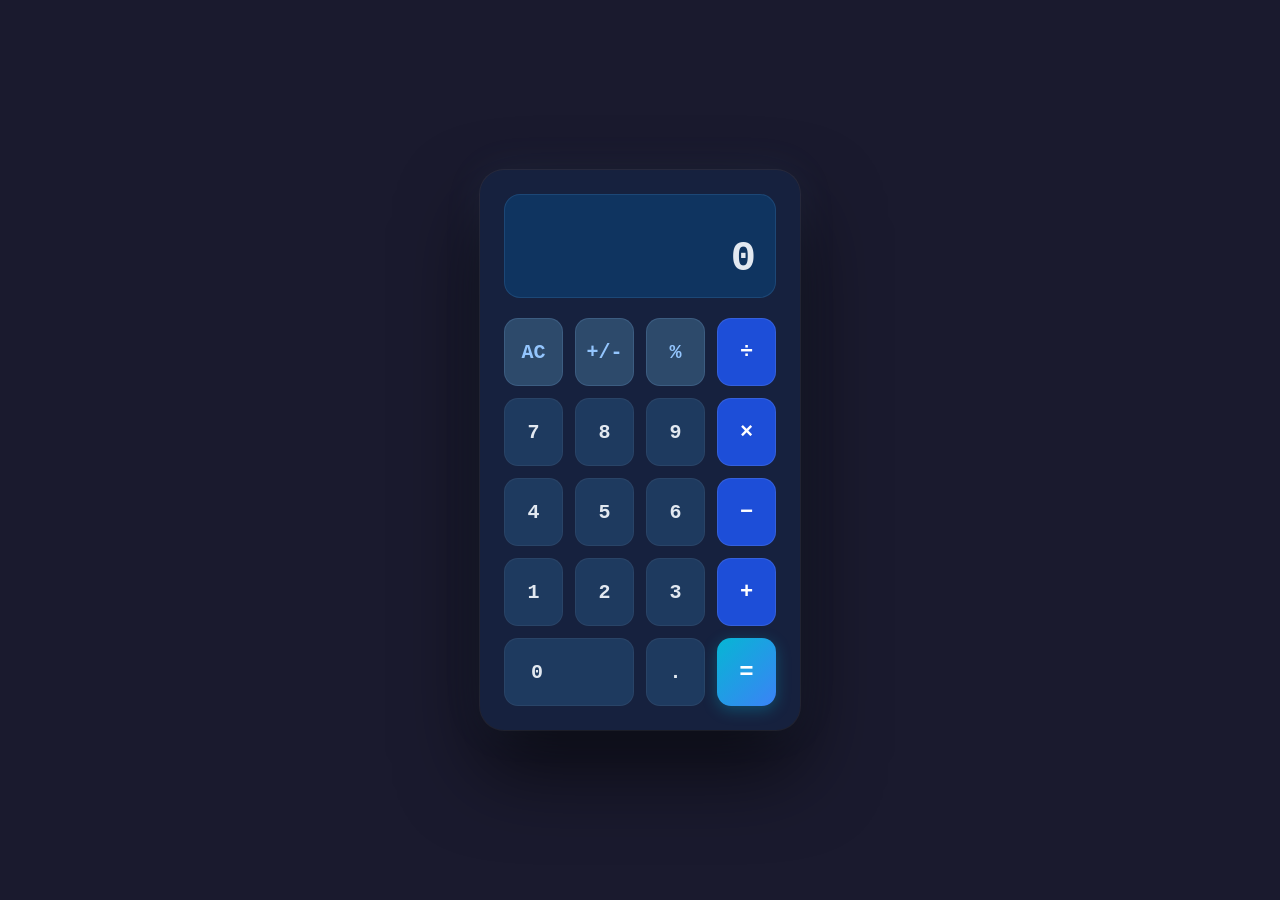
<file: index.html>
<!DOCTYPE html>
<html lang="ro">
<head>
  <meta charset="UTF-8" />
  <meta name="viewport" content="width=device-width, initial-scale=1.0" />
  <title>Calculator MVC</title>
  <link rel="stylesheet" href="style.css" />
</head>
<body>
  <div class="calculator">
    <div class="display">
      <div class="display-expression" id="display-expression"></div>
      <div class="display-value" id="display-value">0</div>
    </div>

    <div class="buttons">
      <button class="btn btn-function" data-type="clear">AC</button>
      <button class="btn btn-function" data-type="sign">+/-</button>
      <button class="btn btn-function" data-type="percent">%</button>
      <button class="btn btn-operator" data-type="operator" data-value="/">÷</button>
      <button class="btn btn-number" data-type="number" data-value="7">7</button>
      <button class="btn btn-number" data-type="number" data-value="8">8</button>
      <button class="btn btn-number" data-type="number" data-value="9">9</button>
      <button class="btn btn-operator" data-type="operator" data-value="*">×</button>
      <button class="btn btn-number" data-type="number" data-value="4">4</button>
      <button class="btn btn-number" data-type="number" data-value="5">5</button>
      <button class="btn btn-number" data-type="number" data-value="6">6</button>
      <button class="btn btn-operator" data-type="operator" data-value="-">−</button>
      <button class="btn btn-number" data-type="number" data-value="1">1</button>
      <button class="btn btn-number" data-type="number" data-value="2">2</button>
      <button class="btn btn-number" data-type="number" data-value="3">3</button>
      <button class="btn btn-operator" data-type="operator" data-value="+">+</button>
      <button class="btn btn-number btn-zero" data-type="number" data-value="0">0</button>
      <button class="btn btn-number" data-type="decimal">.</button>
      <button class="btn btn-equals" data-type="equals">=</button>
    </div>
  </div>

  <script src="model.js"></script>
  <script src="view.js"></script>
  <script src="controller.js"></script>

</body>
</html>
</file>
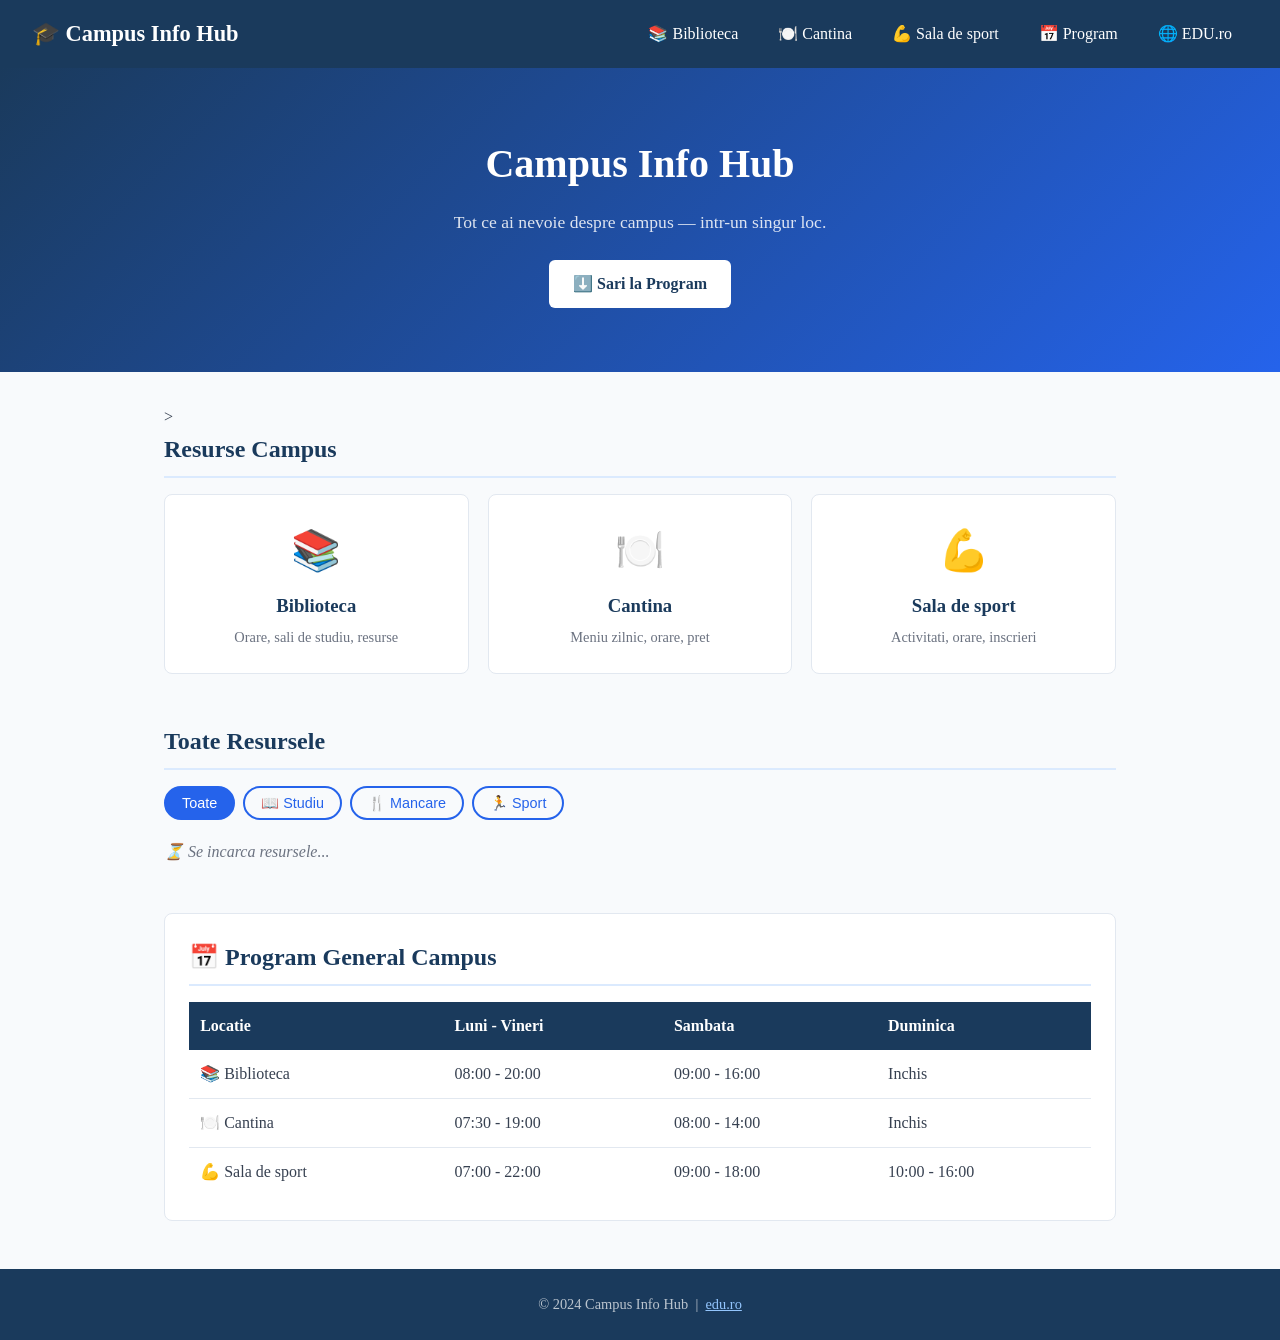
<file: Campus_info_hub/index.html>
<!DOCTYPE html>
<html lang="ro">

<head>
    <meta charset="UTF-8">
    <meta name="viewport" content="width=device-width, initial-scale=1.0">
    <title>Campus Info Hub</title>
    <link rel="stylesheet" href="css/style.css">
</head>

<body>
  <nav>
    <a href="index.html" class="nav-logo">🎓 Campus Info Hub</a>
    <ul class="nav-links">
      <li><a href="pages/library.html">📚 Biblioteca</a></li>
      <li><a href="pages/cafeteria.html">🍽️ Cantina</a></li>
      <li><a href="pages/gym.html">💪 Sala de sport</a></li>
      <li><a href="#program">📅 Program</a></li>
      <li><a href="https://www.edu.ro" target="_blank" class="link-extern">🌐 EDU.ro</a></li>
    </ul>
  </nav>
  <div class="hero">
    <h1>Campus Info Hub</h1>
    <p>Tot ce ai nevoie despre campus — intr-un singur loc.</p>
    <a href="#program" class="btn">⬇️ Sari la Program</a>
  </div>
  
  <main>>
    <h2>Resurse Campus</h2>
    <div class="cards-grid">
      <a href="pages/library.html" class="card">
        <div class="card-icon">📚</div>
        <h3>Biblioteca</h3>
        <p>Orare, sali de studiu, resurse</p>
      </a>
      <a href="pages/cafeteria.html" class="card">
        <div class="card-icon">🍽️</div>
        <h3>Cantina</h3>
        <p>Meniu zilnic, orare, pret</p>
      </a>
      <a href="pages/gym.html" class="card">
        <div class="card-icon">💪</div>
        <h3>Sala de sport</h3>
        <p>Activitati, orare, inscrieri</p>
      </a>
    </div>
    <div class="section-resurse">
      <h2>Toate Resursele</h2>
      <div class="filtre">
        <button class="filtru-btn activ" onclick="filtreaza('toate')">Toate</button>
        <button class="filtru-btn" onclick="filtreaza('studiu')">📖 Studiu</button>
        <button class="filtru-btn" onclick="filtreaza('mancare')">🍴 Mancare</button>
        <button class="filtru-btn" onclick="filtreaza('sport')">🏃 Sport</button>
      </div>
      <div id="lista-resurse">
        <p id="mesaj-incarcare">⏳ Se incarca resursele...</p>
      </div>
    </div>
    <div id="program">
      <h2>📅 Program General Campus</h2>
      <table>
        <tr>
          <th>Locatie</th>
          <th>Luni - Vineri</th>
          <th>Sambata</th>
          <th>Duminica</th>
        </tr>
        <tr>
          <td>📚 Biblioteca</td>
          <td>08:00 - 20:00</td>
          <td>09:00 - 16:00</td>
          <td>Inchis</td>
        </tr>
        <tr>
          <td>🍽️ Cantina</td>
          <td>07:30 - 19:00</td>
          <td>08:00 - 14:00</td>
          <td>Inchis</td>
        </tr>
        <tr>
          <td>💪 Sala de sport</td>
          <td>07:00 - 22:00</td>
          <td>09:00 - 18:00</td>
          <td>10:00 - 16:00</td>
        </tr>
      </table>
    </div>
  </main>
  <footer>
    <p>© 2024 Campus Info Hub &nbsp;|&nbsp;
      <a href="https://www.edu.ro" style="color: #93c5fd;" target="_blank">edu.ro</a>
    </p>
  </footer>
</body>
</html>
</file>
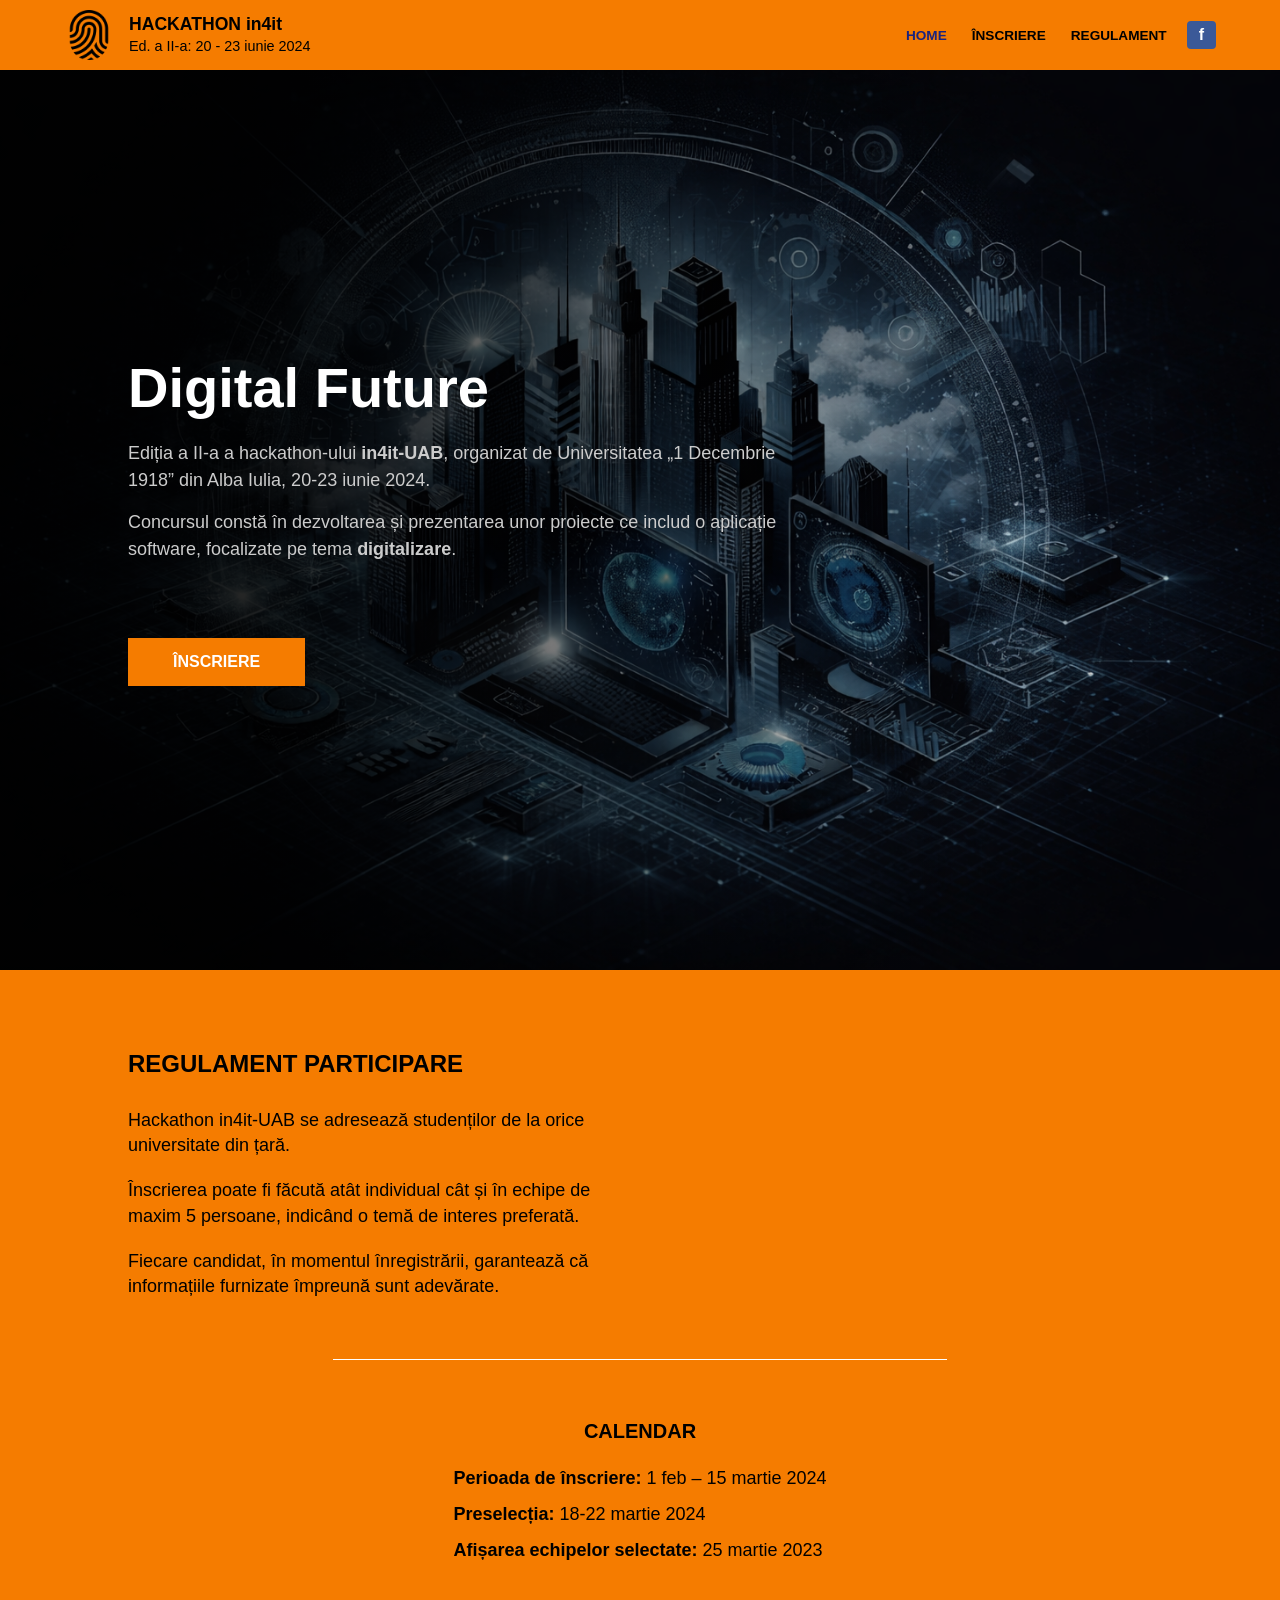
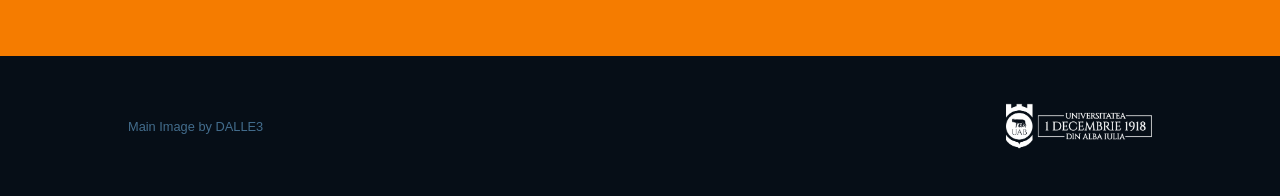
<file: tema1/index.html>
<!DOCTYPE html>
<html lang="ro">
<head>
    <meta charset="UTF-8">
    <meta name="viewport" content="width=device-width, initial-scale=1.0">
    <title>Hackathon in4it</title>
    <link rel="stylesheet" href="style.css">
</head>
<body>
    <header>
        <div class="header-left">
            <img src="amprenta.png" alt="Logo" class="logo-img">
            <div class="logo-text">
                HACKATHON in4it<br>
                <span>Ed. a II-a: 20 - 23 iunie 2024</span>
            </div>
        </div>
        <div class="menu-icon">
            <span></span>
            <span></span>
            <span></span>
        </div>
        <nav class="nav-desktop">
            <a href="#" class="nav-link active">HOME</a>
            <a href="#" class="nav-link">ÎNSCRIERE</a>
            <a href="#" class="nav-link">REGULAMENT</a>
            <a href="#" class="fb-icon">f</a>
        </nav>
    </header>

    <section class="hero">
        <div class="hero-content">
            <h1>Digital Future</h1>
            <p>
                Ediția a II-a a hackathon-ului <strong>in4it-UAB</strong>, organizat de Universitatea „1 Decembrie 1918” din Alba Iulia, 20-23 iunie 2024.
            </p>
            <p>
                Concursul constă în dezvoltarea și prezentarea unor proiecte ce includ o aplicație software, focalizate pe tema <strong>digitalizare</strong>.
            </p>
            <a class="btn-inscriere" href="#">ÎNSCRIERE</a>
        </div>
    </section>

    <section class="orange">
        <div class="container">
            <div class="reguli-content">
                <h2>REGULAMENT PARTICIPARE</h2>
                <p>Hackathon in4it-UAB se adresează studenților de la orice universitate din țară.</p>
                <p>Înscrierea poate fi făcută atât individual cât și în echipe de maxim 5 persoane, indicând o temă de interes preferată.</p>
                <p>Fiecare candidat, în momentul înregistrării, garantează că informațiile furnizate împreună sunt adevărate.</p>
            </div>

            <hr class="separator">

            <div class="calendar-wrapper">
                <div class="calendar-box">
                    <h3>CALENDAR</h3>
                    <p><strong>Perioada de înscriere:</strong> 1 feb – 15 martie 2024</p>
                    <p><strong>Preselecția:</strong> 18-22 martie 2024</p>
                    <p><strong>Afișarea echipelor selectate:</strong> 25 martie 2023</p>
                </div>
            </div>
        </div>
    </section>

    <footer>
        <p class="dalle">Main Image by DALLE3</p>
        <img src="UAB.png" alt="UAB Logo" class="footer-logo">
    </footer>
</body>
</html>
</file>
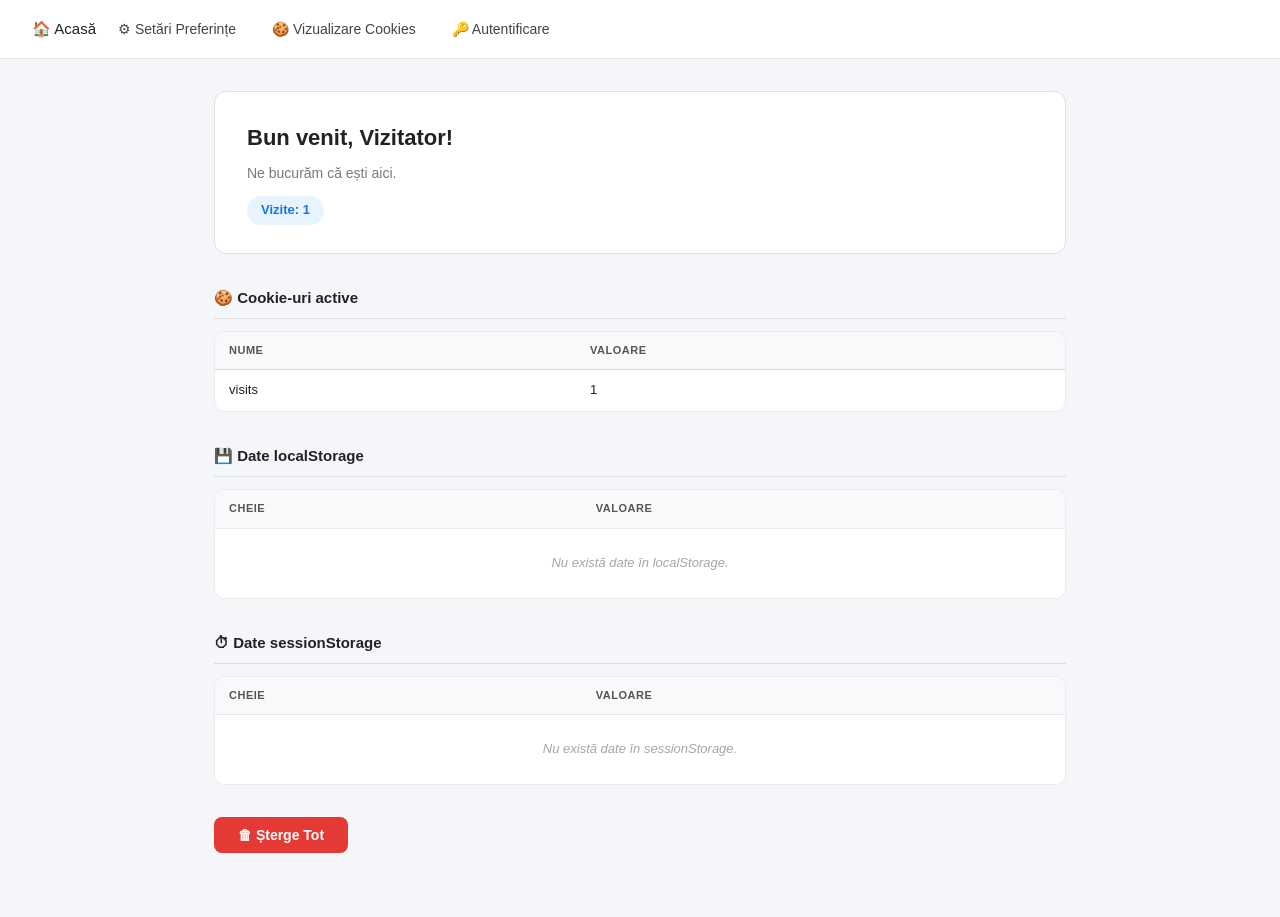
<file: lab3/laborator3/index.html>
<!DOCTYPE html>
<html lang="ro">
<head>
    <meta charset="UTF-8">
    <meta name="viewport" content="width=device-width, initial-scale=1.0">
    <title>Pagina Principală</title>
    <link rel="stylesheet" href="style.css">
</head>
<body class="light">

<nav>
    <span class="nav-brand">🏠 Acasă</span>
    <a href="preferences.html">⚙ Setări Preferințe</a>
    <a href="cookies-info.html">🍪 Vizualizare Cookies</a>
    <a href="login.html">🔑 Autentificare</a>
</nav>

<div class="container">

    <div class="welcome-card">
        <h1 id="welcome-msg">Bun venit, Vizitator!</h1>
        <p>Ne bucurăm că ești aici.</p>
        <span class="visits-badge" id="visits-badge">Vizite: 1</span>
    </div>

    <div class="section">
        <h2>🍪 Cookie-uri active</h2>
        <div class="table-wrapper">
            <table>
                <thead><tr><th>Nume</th><th>Valoare</th></tr></thead>
                <tbody id="cookies-table-body">
                    <tr class="empty-row"><td colspan="2">Nu există cookie-uri.</td></tr>
                </tbody>
            </table>
        </div>
    </div>

    <div class="section">
        <h2>💾 Date localStorage</h2>
        <div class="table-wrapper">
            <table>
                <thead><tr><th>Cheie</th><th>Valoare</th></tr></thead>
                <tbody id="local-table-body">
                    <tr class="empty-row"><td colspan="2">Nu există date în localStorage.</td></tr>
                </tbody>
            </table>
        </div>
    </div>

    <div class="section">
        <h2>⏱ Date sessionStorage</h2>
        <div class="table-wrapper">
            <table>
                <thead><tr><th>Cheie</th><th>Valoare</th></tr></thead>
                <tbody id="session-table-body">
                    <tr class="empty-row"><td colspan="2">Nu există date în sessionStorage.</td></tr>
                </tbody>
            </table>
        </div>
    </div>

    <div class="section">
        <button class="btn-delete" onclick="stergeTot()">🗑 Șterge Tot</button>
    </div>

</div>

<script src="js/cookies.js"></script>
<script src="js/storage.js"></script>
<script>
    function initPage() {
        const username = CookieManager.get('username') || 'Vizitator';
        document.getElementById('welcome-msg').textContent = 'Bun venit, ' + username + '!';

        let visits = parseInt(CookieManager.get('visits')) || 0;
        visits++;
        CookieManager.set('visits', visits, 365);
        document.getElementById('visits-badge').textContent = 'Vizite: ' + visits;

        const theme = CookieManager.get('theme') || 'light';
        document.body.className = theme;

        renderCookies();
        renderLocal();
        renderSession();
    }

    function renderCookies() {
        const tbody = document.getElementById('cookies-table-body');
        const cookies = CookieManager.getAll();
        const keys = Object.keys(cookies);
        if (keys.length === 0) {
            tbody.innerHTML = '<tr class="empty-row"><td colspan="2">Nu există cookie-uri.</td></tr>';
            return;
        }
        tbody.innerHTML = keys.map(k =>
            '<tr><td>' + k + '</td><td>' + cookies[k] + '</td></tr>'
        ).join('');
    }

    function renderLocal() {
        const tbody = document.getElementById('local-table-body');
        const data = StorageManager.getAllLocal();
        const keys = Object.keys(data);
        if (keys.length === 0) {
            tbody.innerHTML = '<tr class="empty-row"><td colspan="2">Nu există date în localStorage.</td></tr>';
            return;
        }
        tbody.innerHTML = keys.map(k =>
            '<tr><td>' + k + '</td><td>' + JSON.stringify(data[k]) + '</td></tr>'
        ).join('');
    }

    function renderSession() {
        const tbody = document.getElementById('session-table-body');
        const data = StorageManager.getAllSession();
        const keys = Object.keys(data);
        if (keys.length === 0) {
            tbody.innerHTML = '<tr class="empty-row"><td colspan="2">Nu există date în sessionStorage.</td></tr>';
            return;
        }
        tbody.innerHTML = keys.map(k =>
            '<tr><td>' + k + '</td><td>' + JSON.stringify(data[k]) + '</td></tr>'
        ).join('');
    }

    function stergeTot() {
        CookieManager.deleteAll();
        StorageManager.clearLocal();
        StorageManager.clearSession();
        renderCookies();
        renderLocal();
        renderSession();
        document.getElementById('welcome-msg').textContent = 'Bun venit, Vizitator!';
        document.getElementById('visits-badge').textContent = 'Vizite: 0';
        alert('Toate datele au fost șterse!');
    }

    initPage();
</script>

</body>
</html>
</file>
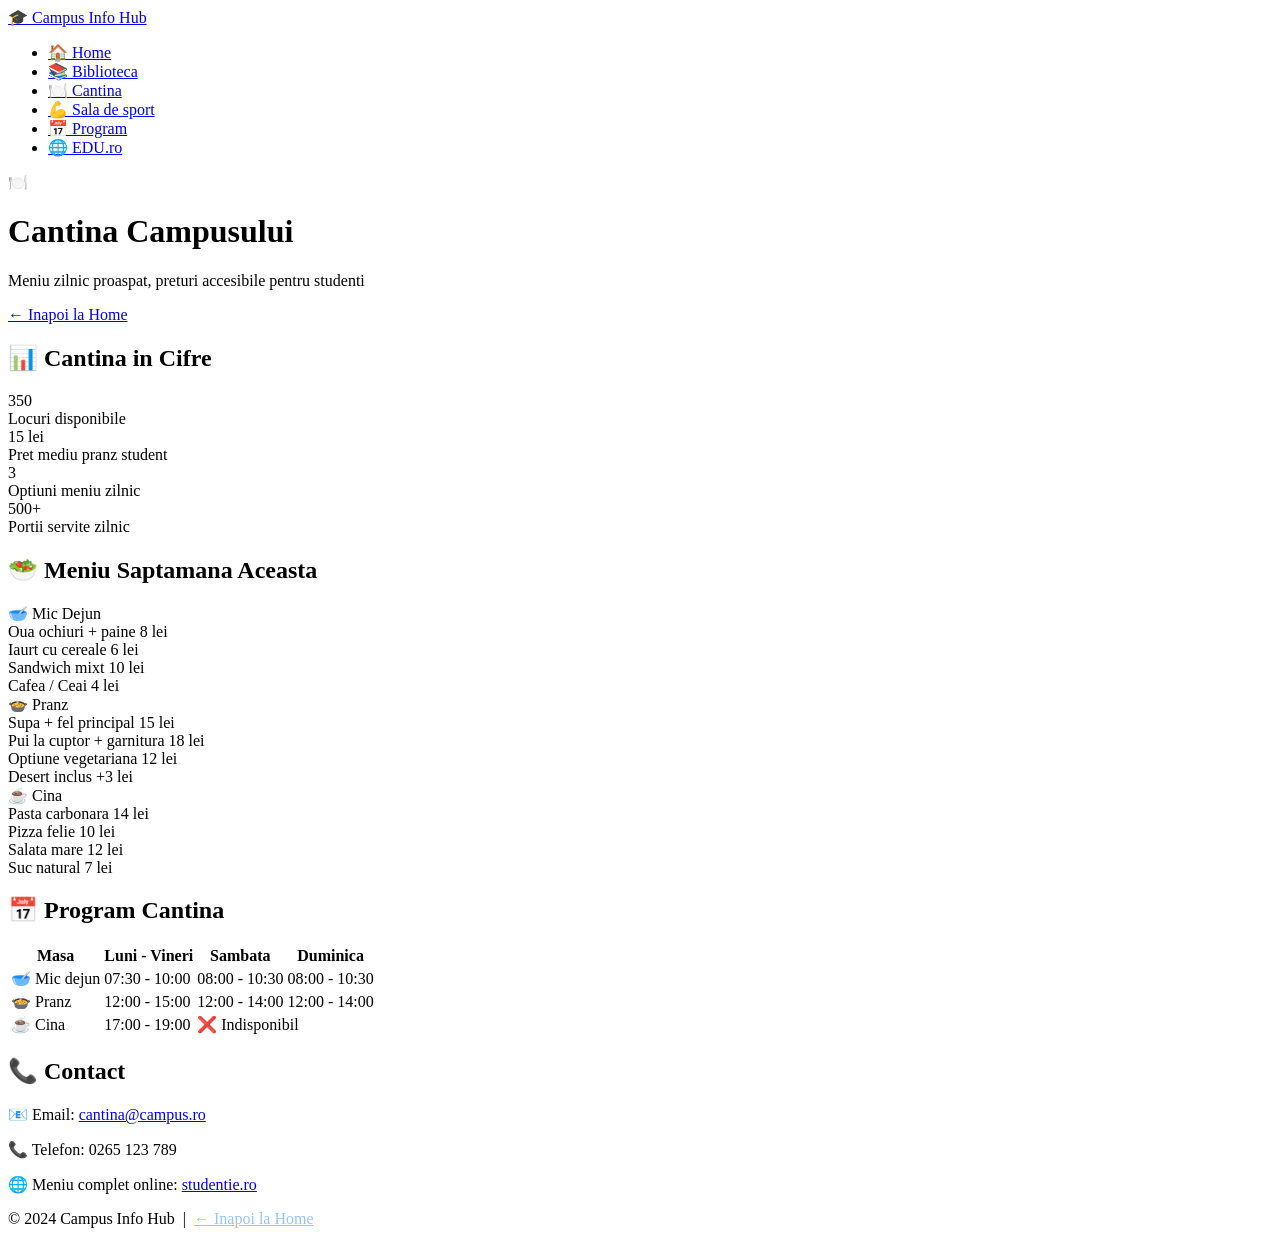
<file: Campus_info_hub/pages/cafeteria.html>
<!DOCTYPE html>
<html lang="ro">

<head>
  <meta charset="UTF-8">
  <meta name="viewport" content="width=device-width, initial-scale=1.0">
  <title>Cantina - Campus Info Hub</title>
  <link rel="stylesheet" href="C:\Users\Ioana\Desktop\Tehnologii WEB\Campus_info_hub\css\cafeteria.css">
</head>

<body>
  <nav>
    <a href="../index.html" class="nav-logo">🎓 Campus Info Hub</a>
    <ul class="nav-links">
      <li><a href="../index.html">🏠 Home</a></li>
      <li><a href="library.html">📚 Biblioteca</a></li>
      <li><a href="cafeteria.html" class="activa">🍽️ Cantina</a></li>
      <li><a href="gym.html">💪 Sala de sport</a></li>
      <li><a href="#program">📅 Program</a></li>
      <li><a href="https://www.edu.ro" target="_blank" class="link-extern">🌐 EDU.ro</a></li>
    </ul>
  </nav>
  <div class="page-header">
    <div class="icon">🍽️</div>
    <h1>Cantina Campusului</h1>
    <p>Meniu zilnic proaspat, preturi accesibile pentru studenti</p>
  </div>

  <main>
    <a href="../index.html" class="btn-inapoi">← Inapoi la Home</a>
    <div class="sectiune">
      <h2>📊 Cantina in Cifre</h2>
      <div class="info-grid">
        <div class="info-box">
          <div class="numar">350</div>
          <div class="label">Locuri disponibile</div>
        </div>
        <div class="info-box">
          <div class="numar">15 lei</div>
          <div class="label">Pret mediu pranz student</div>
        </div>
        <div class="info-box">
          <div class="numar">3</div>
          <div class="label">Optiuni meniu zilnic</div>
        </div>
        <div class="info-box">
          <div class="numar">500+</div>
          <div class="label">Portii servite zilnic</div>
        </div>
      </div>
    </div>
    <div class="sectiune">
      <h2>🥗 Meniu Saptamana Aceasta</h2>
      <div class="meniu-grid">

        <div class="meniu-card">
          <div class="meniu-card-header">🥣 Mic Dejun</div>
          <div class="meniu-card-body">
            <div class="meniu-item">Oua ochiuri + paine <span class="pret">8 lei</span></div>
            <div class="meniu-item">Iaurt cu cereale <span class="pret">6 lei</span></div>
            <div class="meniu-item">Sandwich mixt <span class="pret">10 lei</span></div>
            <div class="meniu-item">Cafea / Ceai <span class="pret">4 lei</span></div>
          </div>
        </div>
        <div class="meniu-card">
          <div class="meniu-card-header">🍲 Pranz</div>
          <div class="meniu-card-body">
            <div class="meniu-item">Supa + fel principal <span class="pret">15 lei</span></div>
            <div class="meniu-item">Pui la cuptor + garnitura <span class="pret">18 lei</span></div>
            <div class="meniu-item">Optiune vegetariana <span class="pret">12 lei</span></div>
            <div class="meniu-item">Desert inclus <span class="pret">+3 lei</span></div>
          </div>
        </div>
        <div class="meniu-card">
          <div class="meniu-card-header">☕ Cina</div>
          <div class="meniu-card-body">
            <div class="meniu-item">Pasta carbonara <span class="pret">14 lei</span></div>
            <div class="meniu-item">Pizza felie <span class="pret">10 lei</span></div>
            <div class="meniu-item">Salata mare <span class="pret">12 lei</span></div>
            <div class="meniu-item">Suc natural <span class="pret">7 lei</span></div>
          </div>
        </div>
      </div>
    </div>
    <div class="sectiune" id="program">
      <h2>📅 Program Cantina</h2>
      <table>
        <tr>
          <th>Masa</th>
          <th>Luni - Vineri</th>
          <th>Sambata</th>
          <th>Duminica</th>
        </tr>
        <tr>
          <td>🥣 Mic dejun</td>
          <td>07:30 - 10:00</td>
          <td>08:00 - 10:30</td>
          <td>08:00 - 10:30</td>
        </tr>
        <tr>
          <td>🍲 Pranz</td>
          <td>12:00 - 15:00</td>
          <td>12:00 - 14:00</td>
          <td>12:00 - 14:00</td>
        </tr>
        <tr>
          <td>☕ Cina</td>
          <td>17:00 - 19:00</td>
          <td colspan="2">❌ Indisponibil</td>
        </tr>
      </table>
    </div>
    <div class="sectiune">
      <h2>📞 Contact</h2>
      <p>📧 Email: <a href="mailto:cantina@campus.ro" class="link-extern">cantina@campus.ro</a></p>
      <p>📞 Telefon: 0265 123 789</p>
      <p>🌐 Meniu complet online:
        <a href="https://www.studentie.ro" target="_blank" class="link-extern">studentie.ro</a>
      </p>
    </div>
  </main>

  <footer>
    <p>© 2024 Campus Info Hub &nbsp;|&nbsp;
      <a href="../index.html" style="color: #93c5fd;">← Inapoi la Home</a>
    </p>
  </footer>
</body>
</html>
</file>
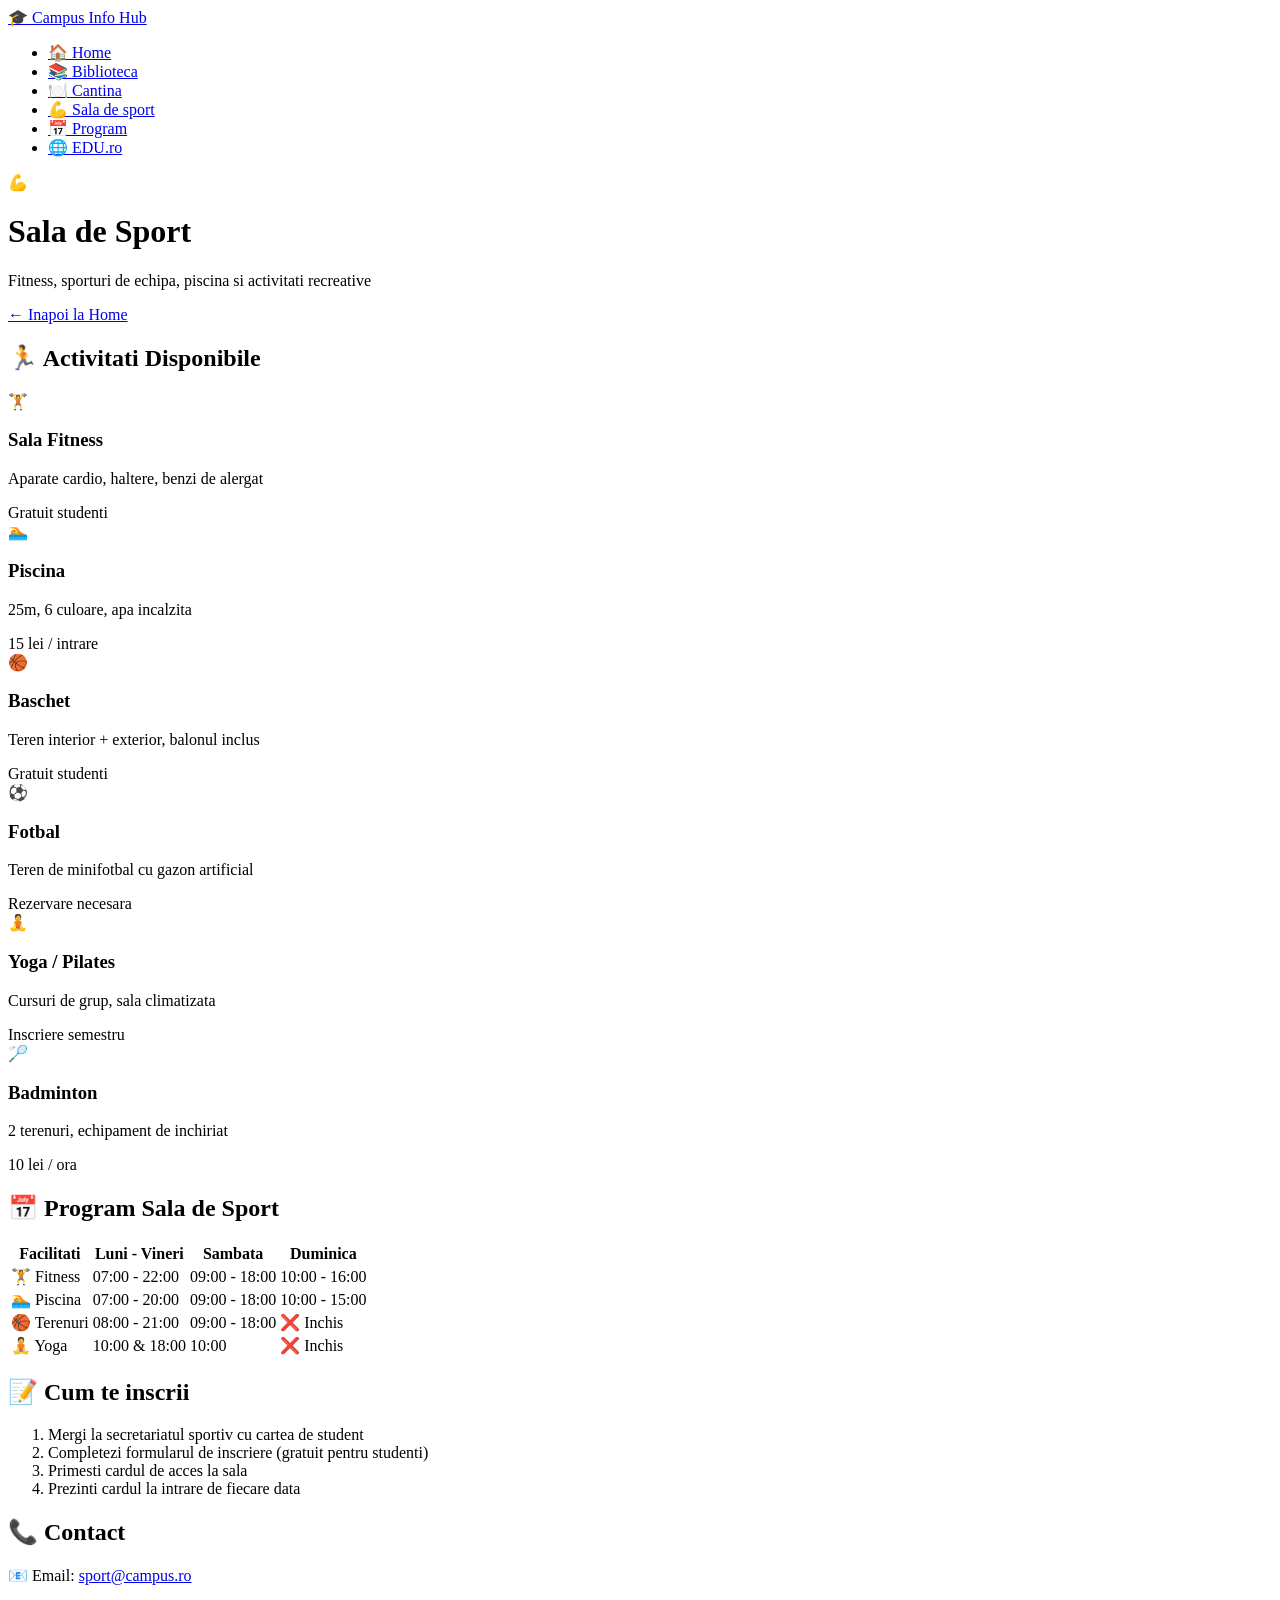
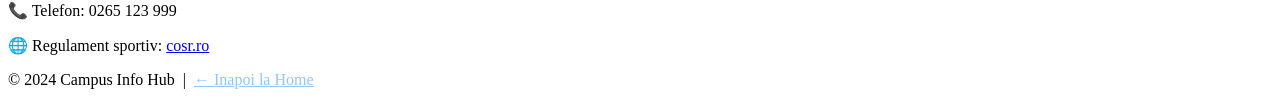
<file: Campus_info_hub/pages/gym.html>
<!DOCTYPE html>
<html lang="ro">

<head>
  <meta charset="UTF-8">
  <meta name="viewport" content="width=device-width, initial-scale=1.0">
  <title>Sala de Sport - Campus Info Hub</title>
  <link rel="stylesheet" href="C:\Users\Ioana\Desktop\Tehnologii WEB\Campus_info_hub\css\gym.css">
</head>

<body>
  <nav>
    <a href="../index.html" class="nav-logo">🎓 Campus Info Hub</a>
    <ul class="nav-links">
      <li><a href="../index.html">🏠 Home</a></li>
      <li><a href="library.html">📚 Biblioteca</a></li>
      <li><a href="cafeteria.html">🍽️ Cantina</a></li>
      <li><a href="gym.html" class="activa">💪 Sala de sport</a></li>
      <li><a href="#program">📅 Program</a></li>
      <li><a href="https://www.edu.ro" target="_blank" class="link-extern">🌐 EDU.ro</a></li>
    </ul>
  </nav>
  <div class="page-header">
    <div class="icon">💪</div>
    <h1>Sala de Sport</h1>
    <p>Fitness, sporturi de echipa, piscina si activitati recreative</p>
  </div>

  <main>
    <a href="../index.html" class="btn-inapoi">← Inapoi la Home</a>
    <div class="sectiune">
      <h2>🏃 Activitati Disponibile</h2>
      <div class="activitati-grid">

        <div class="activitate-card">
          <div class="icon">🏋️</div>
          <h3>Sala Fitness</h3>
          <p>Aparate cardio, haltere, benzi de alergat</p>
          <span class="badge badge-gratuit">Gratuit studenti</span>
        </div>
        <div class="activitate-card">
          <div class="icon">🏊</div>
          <h3>Piscina</h3>
          <p>25m, 6 culoare, apa incalzita</p>
          <span class="badge badge-taxa">15 lei / intrare</span>
        </div>
        <div class="activitate-card">
          <div class="icon">🏀</div>
          <h3>Baschet</h3>
          <p>Teren interior + exterior, balonul inclus</p>
          <span class="badge badge-gratuit">Gratuit studenti</span>
        </div>
        <div class="activitate-card">
          <div class="icon">⚽</div>
          <h3>Fotbal</h3>
          <p>Teren de minifotbal cu gazon artificial</p>
          <span class="badge badge-inscriere">Rezervare necesara</span>
        </div>
        <div class="activitate-card">
          <div class="icon">🧘</div>
          <h3>Yoga / Pilates</h3>
          <p>Cursuri de grup, sala climatizata</p>
          <span class="badge badge-inscriere">Inscriere semestru</span>
        </div>
        <div class="activitate-card">
          <div class="icon">🏸</div>
          <h3>Badminton</h3>
          <p>2 terenuri, echipament de inchiriat</p>
          <span class="badge badge-taxa">10 lei / ora</span>
        </div>
      </div>
    </div>
    <div class="sectiune" id="program">
      <h2>📅 Program Sala de Sport</h2>
      <table>
        <tr>
          <th>Facilitati</th>
          <th>Luni - Vineri</th>
          <th>Sambata</th>
          <th>Duminica</th>
        </tr>
        <tr>
          <td>🏋️ Fitness</td>
          <td>07:00 - 22:00</td>
          <td>09:00 - 18:00</td>
          <td>10:00 - 16:00</td>
        </tr>
        <tr>
          <td>🏊 Piscina</td>
          <td>07:00 - 20:00</td>
          <td>09:00 - 18:00</td>
          <td>10:00 - 15:00</td>
        </tr>
        <tr>
          <td>🏀 Terenuri</td>
          <td>08:00 - 21:00</td>
          <td>09:00 - 18:00</td>
          <td>❌ Inchis</td>
        </tr>
        <tr>
          <td>🧘 Yoga</td>
          <td>10:00 & 18:00</td>
          <td>10:00</td>
          <td>❌ Inchis</td>
        </tr>
      </table>
    </div>
    <div class="sectiune">
      <h2>📝 Cum te inscrii</h2>
      <ol class="pasi-lista">
        <li>Mergi la secretariatul sportiv cu cartea de student</li>
        <li>Completezi formularul de inscriere (gratuit pentru studenti)</li>
        <li>Primesti cardul de acces la sala</li>
        <li>Prezinti cardul la intrare de fiecare data</li>
      </ol>
    </div>
    <div class="sectiune">
      <h2>📞 Contact</h2>
      <p>📧 Email: <a href="mailto:sport@campus.ro" class="link-extern">sport@campus.ro</a></p>
      <p>📞 Telefon: 0265 123 999</p>
      <p>🌐 Regulament sportiv:
        <a href="https://www.cosr.ro" target="_blank" class="link-extern">cosr.ro</a>
      </p>
    </div>
  </main>

  <footer>
    <p>© 2024 Campus Info Hub &nbsp;|&nbsp;
      <a href="../index.html" style="color: #93c5fd;">← Inapoi la Home</a>
    </p>
  </footer>
</body>
</html>
</file>
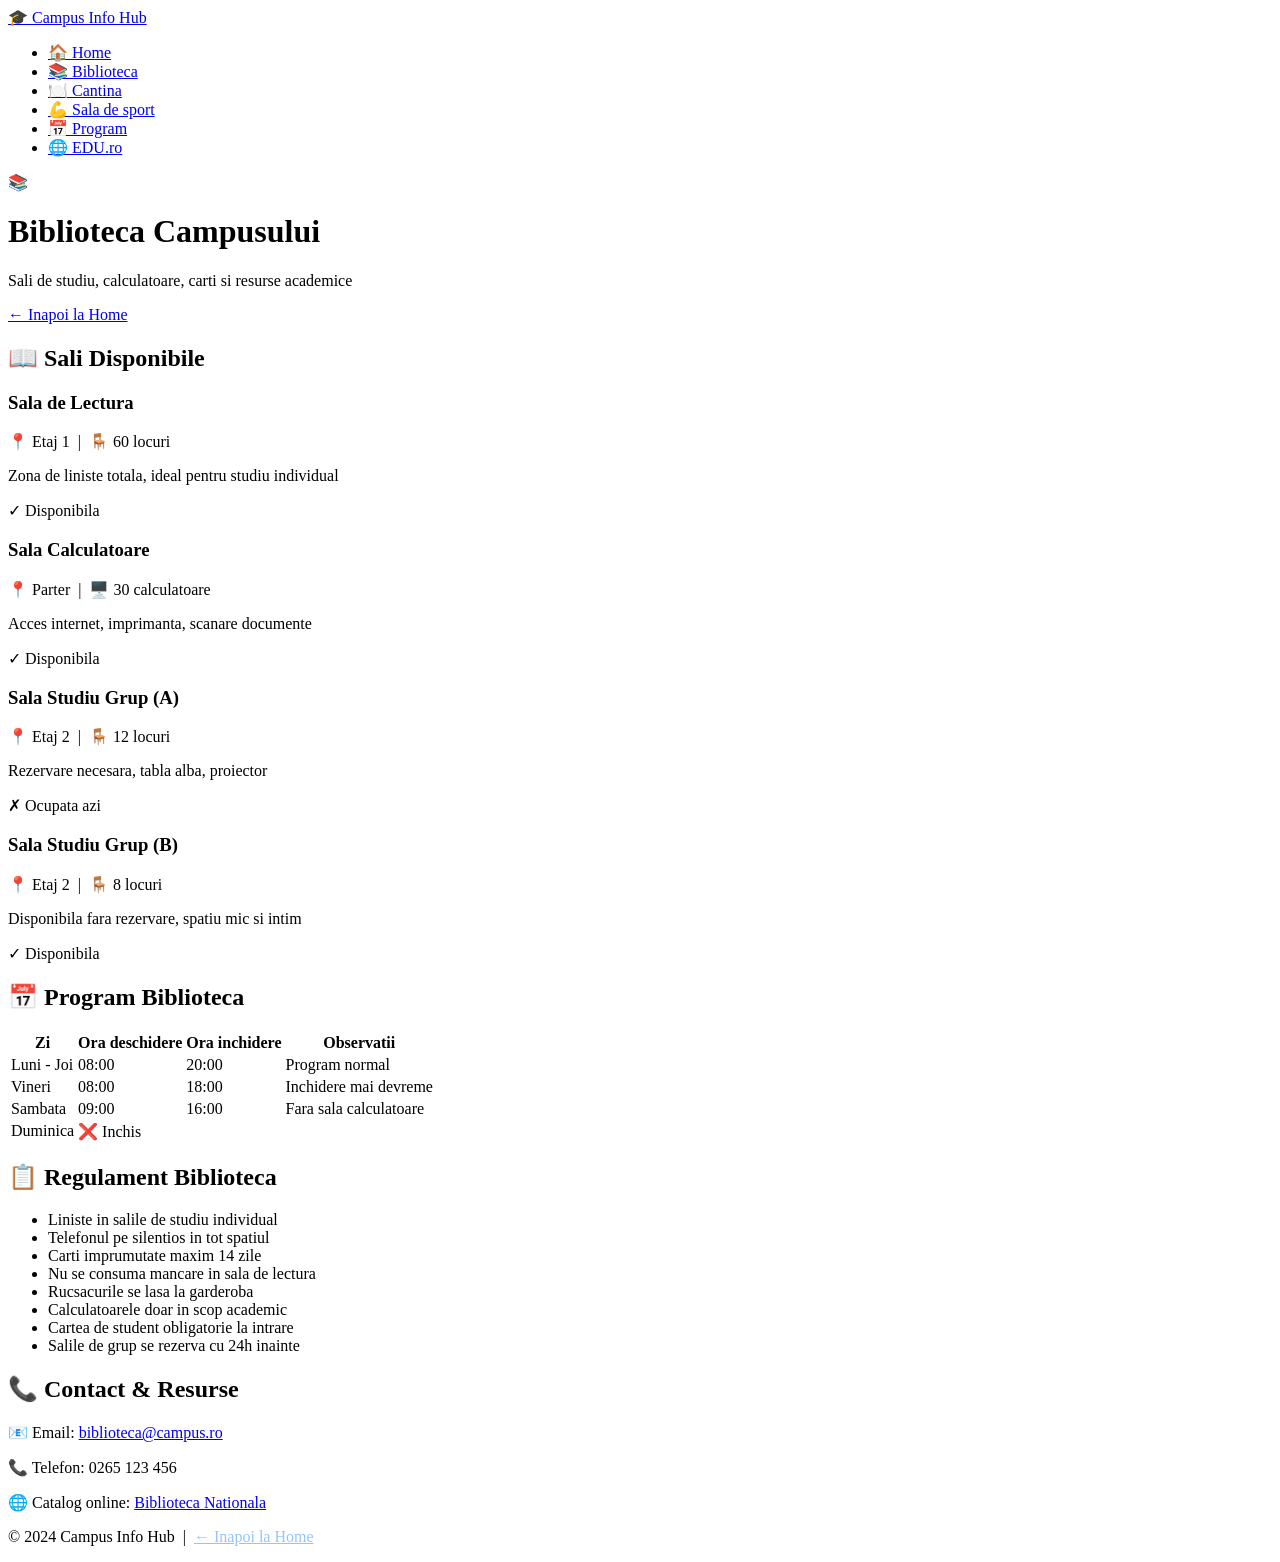
<file: Campus_info_hub/pages/library.html>
<!DOCTYPE html>
<html lang="ro">

<head>
  <meta charset="UTF-8">
  <meta name="viewport" content="width=device-width, initial-scale=1.0">
  <title>Biblioteca - Campus Info Hub</title>
  <link rel="stylesheet" href="C:\Users\Ioana\Desktop\Tehnologii WEB\Campus_info_hub\css\library.css">
</head>

<body>
  <nav>
    <a href="../index.html" class="nav-logo">🎓 Campus Info Hub</a>
    <ul class="nav-links">
      <li><a href="../index.html">🏠 Home</a></li>
      <li><a href="library.html" class="activa">📚 Biblioteca</a></li>
      <li><a href="cafeteria.html">🍽️ Cantina</a></li>
      <li><a href="gym.html">💪 Sala de sport</a></li>
      <li><a href="#program">📅 Program</a></li>
      <li><a href="https://www.edu.ro" target="_blank" class="link-extern">🌐 EDU.ro</a></li>
    </ul>
  </nav>

  <div class="page-header">
    <div class="icon">📚</div>
    <h1>Biblioteca Campusului</h1>
    <p>Sali de studiu, calculatoare, carti si resurse academice</p>
  </div>

  <main>
    <a href="../index.html" class="btn-inapoi">← Inapoi la Home</a>
    <div class="sectiune">
      <h2>📖 Sali Disponibile</h2>
      <div class="sali-grid">
        <div class="sala-card">
          <h3>Sala de Lectura</h3>
          <p>📍 Etaj 1 &nbsp;|&nbsp; 🪑 60 locuri</p>
          <p>Zona de liniste totala, ideal pentru studiu individual</p>
          <span class="disponibil">✓ Disponibila</span>
        </div>
        <div class="sala-card">
          <h3>Sala Calculatoare</h3>
          <p>📍 Parter &nbsp;|&nbsp; 🖥️ 30 calculatoare</p>
          <p>Acces internet, imprimanta, scanare documente</p>
          <span class="disponibil">✓ Disponibila</span>
        </div>
        <div class="sala-card">
          <h3>Sala Studiu Grup (A)</h3>
          <p>📍 Etaj 2 &nbsp;|&nbsp; 🪑 12 locuri</p>
          <p>Rezervare necesara, tabla alba, proiector</p>
          <span class="ocupat">✗ Ocupata azi</span>
        </div>
        <div class="sala-card">
          <h3>Sala Studiu Grup (B)</h3>
          <p>📍 Etaj 2 &nbsp;|&nbsp; 🪑 8 locuri</p>
          <p>Disponibila fara rezervare, spatiu mic si intim</p>
          <span class="disponibil">✓ Disponibila</span>
        </div>
      </div>
    </div>
    <div class="sectiune" id="program">
      <h2>📅 Program Biblioteca</h2>
      <table>
        <tr>
          <th>Zi</th>
          <th>Ora deschidere</th>
          <th>Ora inchidere</th>
          <th>Observatii</th>
        </tr>
        <tr>
          <td>Luni - Joi</td>
          <td>08:00</td>
          <td>20:00</td>
          <td>Program normal</td>
        </tr>
        <tr>
          <td>Vineri</td>
          <td>08:00</td>
          <td>18:00</td>
          <td>Inchidere mai devreme</td>
        </tr>
        <tr>
          <td>Sambata</td>
          <td>09:00</td>
          <td>16:00</td>
          <td>Fara sala calculatoare</td>
        </tr>
        <tr>
          <td>Duminica</td>
          <td colspan="3">❌ Inchis</td>
        </tr>
      </table>
    </div>
    <div class="sectiune">
      <h2>📋 Regulament Biblioteca</h2>
      <ul class="reguli-lista">
        <li>Liniste in salile de studiu individual</li>
        <li>Telefonul pe silentios in tot spatiul</li>
        <li>Carti imprumutate maxim 14 zile</li>
        <li>Nu se consuma mancare in sala de lectura</li>
        <li>Rucsacurile se lasa la garderoba</li>
        <li>Calculatoarele doar in scop academic</li>
        <li>Cartea de student obligatorie la intrare</li>
        <li>Salile de grup se rezerva cu 24h inainte</li>
      </ul>
    </div>
    <div class="sectiune">
      <h2>📞 Contact & Resurse</h2>
      <p>📧 Email: <a href="mailto:biblioteca@campus.ro" class="link-extern">biblioteca@campus.ro</a></p>
      <p>📞 Telefon: 0265 123 456</p>
      <p>🌐 Catalog online:
        <a href="https://www.bibnat.ro" target="_blank" class="link-extern">Biblioteca Nationala</a>
      </p>
    </div>
  </main>

  <footer>
    <p>© 2024 Campus Info Hub &nbsp;|&nbsp;
      <a href="../index.html" style="color: #93c5fd;">← Inapoi la Home</a>
    </p>
  </footer>
</body>
</html>
</file>
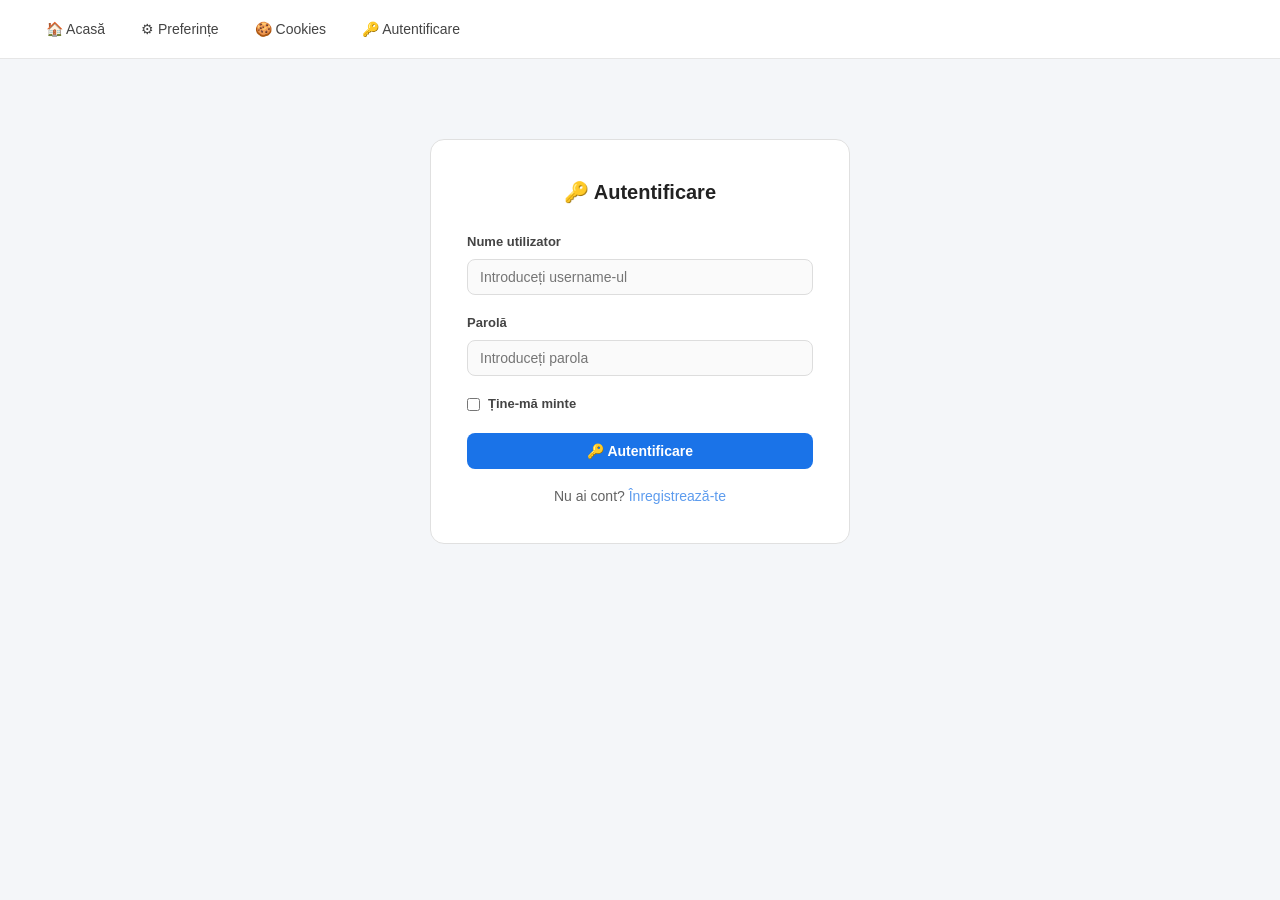
<file: lab3/laborator3/cart.html>
<!DOCTYPE html>
<html lang="ro">
<head>
    <meta charset="UTF-8">
    <meta name="viewport" content="width=device-width, initial-scale=1.0">
    <title>Coș de Cumpărături</title>
    <link rel="stylesheet" href="style.css">
</head>
<body class="light">

<nav>
    <a href="index.html">🏠 Acasă</a>
    <a href="dashboard.html">📊 Dashboard</a>
    <a href="cookies-info.html">🍪 Cookies</a>
    <button class="btn-danger" onclick="deconectare()" style="margin-left:auto;">🚪 Deconectare</button>
</nav>

<div class="container">

    <div class="welcome-card">
        <h1>🛒 Coș de Cumpărături</h1>
        <p id="cart-user">Autentificat ca: -</p>
    </div>

    <!-- Adaugare produs -->
    <div class="section">
        <h2>➕ Adaugă produs</h2>
        <div class="table-wrapper" style="padding:20px;">
            <div class="form-group">
                <label for="product-select">Produs</label>
                <select id="product-select">
                    <option value="laptop">Laptop — 2500 RON</option>
                    <option value="telefon">Telefon — 1200 RON</option>
                    <option value="tableta">Tabletă — 800 RON</option>
                    <option value="casti">Căști — 150 RON</option>
                </select>
            </div>
            <div class="form-group">
                <label for="quantity">Cantitate (1-10)</label>
                <input type="number" id="quantity" value="1" min="1" max="10" style="max-width:120px;">
            </div>
            <button class="btn-save" onclick="adaugaInCos()">🛒 Adaugă în Coș</button>
        </div>
    </div>

    <!-- Cos curent -->
    <div class="section">
        <h2>📦 Coșul tău</h2>
        <div id="alert-box"></div>
        <div class="table-wrapper">
            <table>
                <thead>
                    <tr><th>Produs</th><th>Cantitate</th><th>Preț unitar</th><th>Subtotal</th><th>Acțiune</th></tr>
                </thead>
                <tbody id="cart-body">
                    <tr class="empty-row"><td colspan="5">Coșul este gol.</td></tr>
                </tbody>
                <tfoot>
                    <tr id="total-row" style="display:none;">
                        <td colspan="3" style="font-weight:600; padding:12px 14px;">TOTAL</td>
                        <td id="total-price" style="font-weight:600; padding:12px 14px;"></td>
                        <td></td>
                    </tr>
                </tfoot>
            </table>
        </div>
        <button class="btn-danger" style="margin-top:12px;" onclick="golesteeCosul()">🗑 Golește Coșul</button>
    </div>

</div>

<script src="js/cookies.js"></script>
<script src="js/storage.js"></script>
<script>
    const products = {
        laptop:  { name: 'Laptop',   price: 2500 },
        telefon: { name: 'Telefon',  price: 1200 },
        tableta: { name: 'Tabletă',  price: 800  },
        casti:   { name: 'Căști',    price: 150  }
    };

    function initPage() {
        const theme = CookieManager.get('theme') || 'light';
        document.body.className = theme;

        const session = StorageManager.getSession('currentUser');
        if (!session) {
            window.location.href = 'login.html';
            return;
        }

        document.getElementById('cart-user').textContent = 'Autentificat ca: ' + session.username;
        renderCart();
    }

    function adaugaInCos() {
        const productKey = document.getElementById('product-select').value;
        let qty = parseInt(document.getElementById('quantity').value);

        if (isNaN(qty) || qty < 1 || qty > 10) {
            showAlert('Cantitatea trebuie să fie între 1 și 10!', 'error');
            return;
        }

        const cart = StorageManager.getSession('cart') || {};
        cart[productKey] = (cart[productKey] || 0) + qty;
        StorageManager.setSession('cart', cart);

        showAlert('✅ ' + products[productKey].name + ' adăugat în coș!', 'success');
        renderCart();
    }

    function stergedinCos(key) {
        const cart = StorageManager.getSession('cart') || {};
        delete cart[key];
        StorageManager.setSession('cart', cart);
        renderCart();
    }

    function golesteeCosul() {
        StorageManager.setSession('cart', {});
        renderCart();
        showAlert('Coșul a fost golit!', 'success');
    }

    function renderCart() {
        const cart = StorageManager.getSession('cart') || {};
        const keys = Object.keys(cart).filter(k => cart[k] > 0);
        const tbody = document.getElementById('cart-body');
        const totalRow = document.getElementById('total-row');

        if (keys.length === 0) {
            tbody.innerHTML = '<tr class="empty-row"><td colspan="5">Coșul este gol.</td></tr>';
            totalRow.style.display = 'none';
            return;
        }

        let total = 0;
        tbody.innerHTML = keys.map(k => {
            const product = products[k];
            const subtotal = product.price * cart[k];
            total += subtotal;
            return `<tr>
                <td>${product.name}</td>
                <td>${cart[k]}</td>
                <td>${product.price.toLocaleString('ro-RO')} RON</td>
                <td>${subtotal.toLocaleString('ro-RO')} RON</td>
                <td><button class="btn-danger" onclick="stergedinCos('${k}')">🗑 Șterge</button></td>
            </tr>`;
        }).join('');

        document.getElementById('total-price').textContent = total.toLocaleString('ro-RO') + ' RON';
        totalRow.style.display = '';
    }

    function showAlert(msg, type) {
        const box = document.getElementById('alert-box');
        box.innerHTML = '<div class="alert-' + type + '">' + msg + '</div>';
        setTimeout(() => { box.innerHTML = ''; }, 3000);
    }

    function deconectare() {
        StorageManager.clearSession();
        window.location.href = 'login.html';
    }

    initPage();
</script>
</body>
</html>
</file>
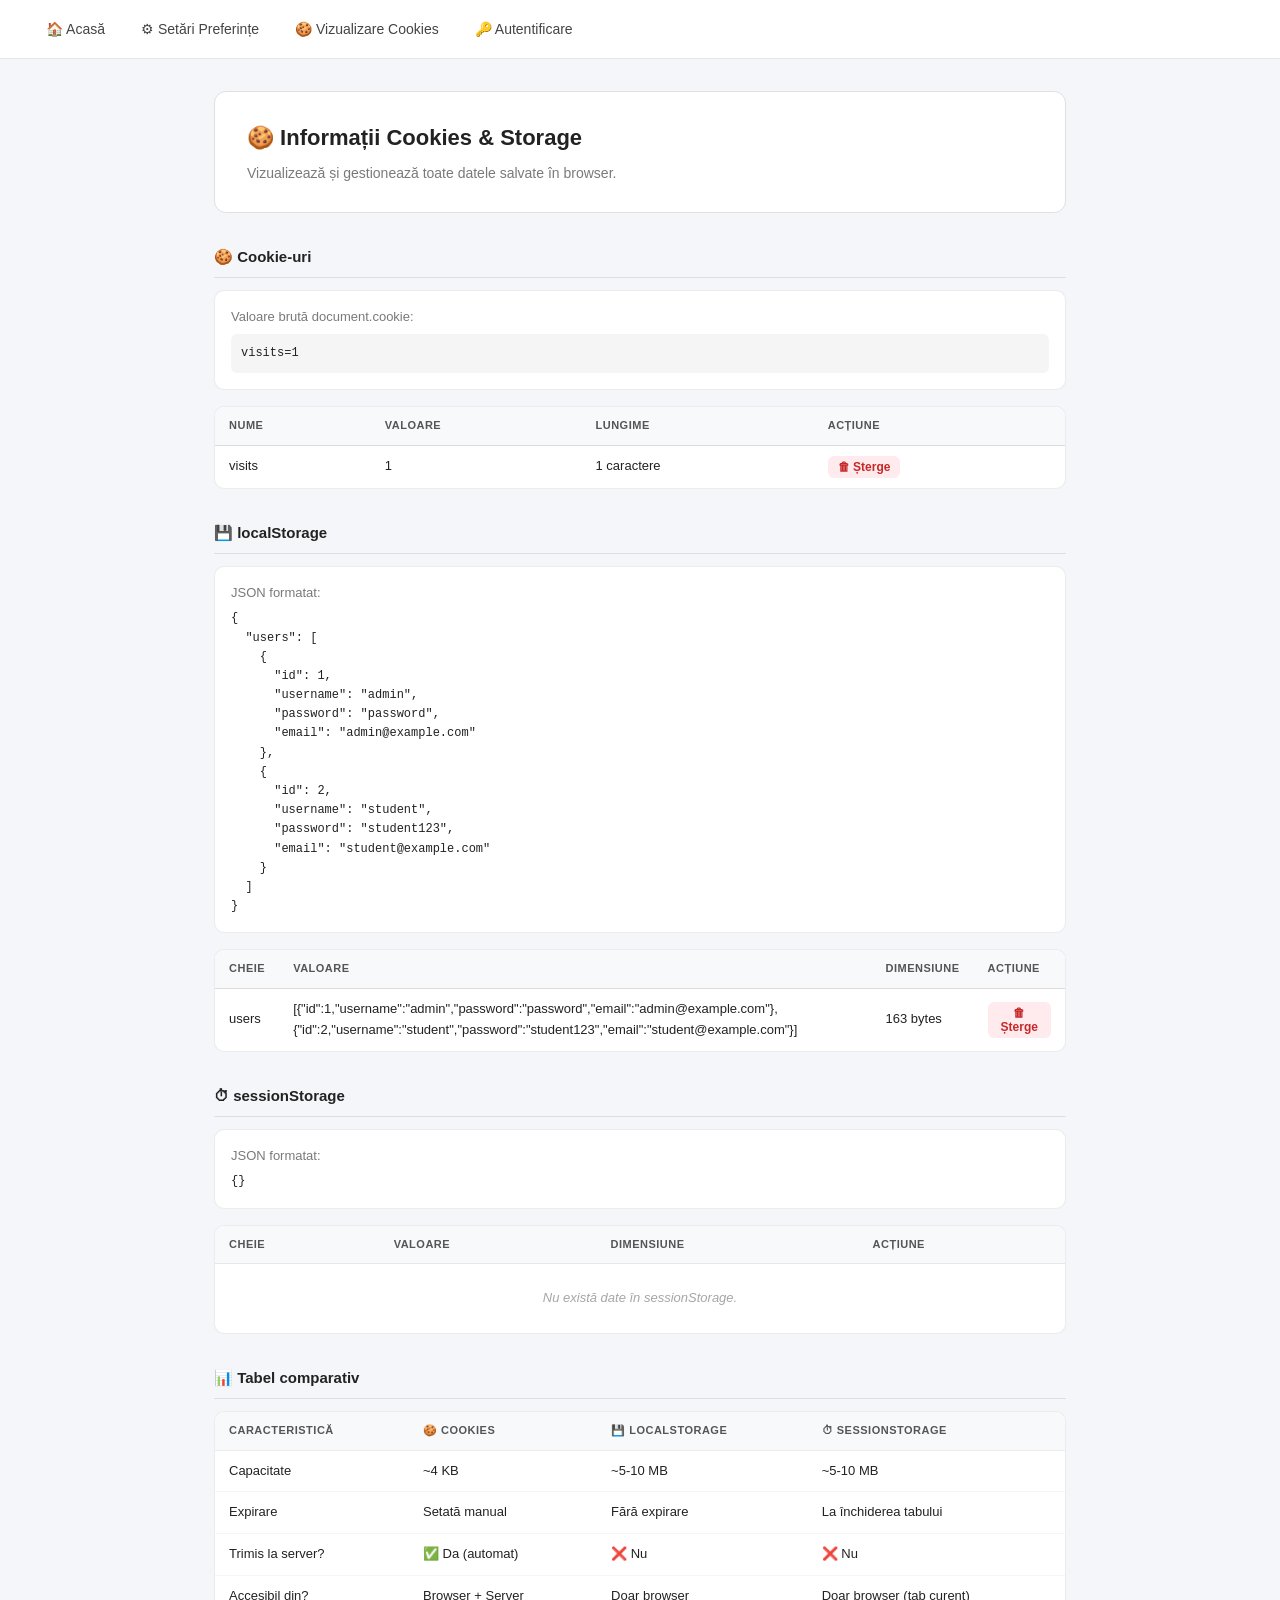
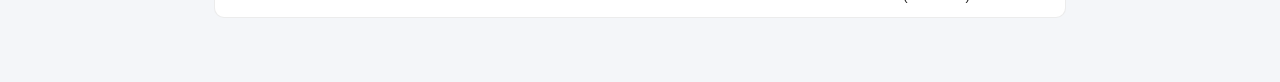
<file: lab3/laborator3/cookies-info.html>
<!DOCTYPE html>
<html lang="ro">
<head>
    <meta charset="UTF-8">
    <meta name="viewport" content="width=device-width, initial-scale=1.0">
    <title>Informații Cookies & Storage</title>
    <link rel="stylesheet" href="style.css">
</head>
<body class="light">

<nav>
    <a href="index.html">🏠 Acasă</a>
    <a href="preferences.html">⚙ Setări Preferințe</a>
    <a href="cookies-info.html">🍪 Vizualizare Cookies</a>
    <a href="login.html">🔑 Autentificare</a>
</nav>

<div class="container">

    <div class="welcome-card">
        <h1>🍪 Informații Cookies & Storage</h1>
        <p>Vizualizează și gestionează toate datele salvate în browser.</p>
    </div>

    <!-- Sectiune Cookies -->
    <div class="section">
        <h2>🍪 Cookie-uri</h2>

        <div class="table-wrapper" style="padding: 16px; margin-bottom: 16px;">
            <p style="font-size:13px; opacity:0.6; margin-bottom:6px;">Valoare brută document.cookie:</p>
            <code id="raw-cookie" style="font-size:12px; word-break:break-all; display:block; padding:10px; border-radius:6px; background:rgba(128,128,128,0.08);">-</code>
        </div>

        <div class="table-wrapper">
            <table>
                <thead><tr><th>Nume</th><th>Valoare</th><th>Lungime</th><th>Acțiune</th></tr></thead>
                <tbody id="cookies-detail-body">
                    <tr class="empty-row"><td colspan="4">Nu există cookie-uri.</td></tr>
                </tbody>
            </table>
        </div>
    </div>

    <!-- Sectiune localStorage -->
    <div class="section">
        <h2>💾 localStorage</h2>

        <div class="table-wrapper" style="padding: 16px; margin-bottom: 16px;">
            <p style="font-size:13px; opacity:0.6; margin-bottom:6px;">JSON formatat:</p>
            <pre id="local-json" style="font-size:12px; overflow-x:auto; margin:0;">-</pre>
        </div>

        <div class="table-wrapper">
            <table>
                <thead><tr><th>Cheie</th><th>Valoare</th><th>Dimensiune</th><th>Acțiune</th></tr></thead>
                <tbody id="local-detail-body">
                    <tr class="empty-row"><td colspan="4">Nu există date în localStorage.</td></tr>
                </tbody>
            </table>
        </div>
    </div>

    <!-- Sectiune sessionStorage -->
    <div class="section">
        <h2>⏱ sessionStorage</h2>

        <div class="table-wrapper" style="padding: 16px; margin-bottom: 16px;">
            <p style="font-size:13px; opacity:0.6; margin-bottom:6px;">JSON formatat:</p>
            <pre id="session-json" style="font-size:12px; overflow-x:auto; margin:0;">-</pre>
        </div>

        <div class="table-wrapper">
            <table>
                <thead><tr><th>Cheie</th><th>Valoare</th><th>Dimensiune</th><th>Acțiune</th></tr></thead>
                <tbody id="session-detail-body">
                    <tr class="empty-row"><td colspan="4">Nu există date în sessionStorage.</td></tr>
                </tbody>
            </table>
        </div>
    </div>

    <!-- Tabel comparativ -->
    <div class="section">
        <h2>📊 Tabel comparativ</h2>
        <div class="table-wrapper">
            <table>
                <thead>
                    <tr>
                        <th>Caracteristică</th>
                        <th>🍪 Cookies</th>
                        <th>💾 localStorage</th>
                        <th>⏱ sessionStorage</th>
                    </tr>
                </thead>
                <tbody>
                    <tr><td>Capacitate</td><td>~4 KB</td><td>~5-10 MB</td><td>~5-10 MB</td></tr>
                    <tr><td>Expirare</td><td>Setată manual</td><td>Fără expirare</td><td>La închiderea tabului</td></tr>
                    <tr><td>Trimis la server?</td><td>✅ Da (automat)</td><td>❌ Nu</td><td>❌ Nu</td></tr>
                    <tr><td>Accesibil din?</td><td>Browser + Server</td><td>Doar browser</td><td>Doar browser (tab curent)</td></tr>
                </tbody>
            </table>
        </div>
    </div>

</div>

<script src="js/cookies.js"></script>
<script src="js/storage.js"></script>
<script>
    function initPage() {
        const theme = CookieManager.get('theme') || 'light';
        document.body.className = theme;
        renderAll();
    }

    function renderAll() {
        renderCookies();
        renderLocal();
        renderSession();
    }

    function renderCookies() {
        document.getElementById('raw-cookie').textContent = document.cookie || '(gol)';

        const tbody = document.getElementById('cookies-detail-body');
        const cookies = CookieManager.getAll();
        const keys = Object.keys(cookies);

        if (keys.length === 0) {
            tbody.innerHTML = '<tr class="empty-row"><td colspan="4">Nu există cookie-uri.</td></tr>';
            return;
        }
        tbody.innerHTML = keys.map(k => `
            <tr>
                <td>${k}</td>
                <td>${cookies[k]}</td>
                <td>${cookies[k].length} caractere</td>
                <td><button class="btn-small-delete" onclick="stergeCookie('${k}')">🗑 Șterge</button></td>
            </tr>
        `).join('');
    }

    function renderLocal() {
        const data = StorageManager.getAllLocal();
        document.getElementById('local-json').textContent = JSON.stringify(data, null, 2) || '{}';

        const tbody = document.getElementById('local-detail-body');
        const keys = Object.keys(data);

        if (keys.length === 0) {
            tbody.innerHTML = '<tr class="empty-row"><td colspan="4">Nu există date în localStorage.</td></tr>';
            return;
        }
        tbody.innerHTML = keys.map(k => {
            const val = JSON.stringify(data[k]);
            return `
                <tr>
                    <td>${k}</td>
                    <td>${val}</td>
                    <td>${val.length} bytes</td>
                    <td><button class="btn-small-delete" onclick="stergeLocal('${k}')">🗑 Șterge</button></td>
                </tr>
            `;
        }).join('');
    }

    function renderSession() {
        const data = StorageManager.getAllSession();
        document.getElementById('session-json').textContent = JSON.stringify(data, null, 2) || '{}';

        const tbody = document.getElementById('session-detail-body');
        const keys = Object.keys(data);

        if (keys.length === 0) {
            tbody.innerHTML = '<tr class="empty-row"><td colspan="4">Nu există date în sessionStorage.</td></tr>';
            return;
        }
        tbody.innerHTML = keys.map(k => {
            const val = JSON.stringify(data[k]);
            return `
                <tr>
                    <td>${k}</td>
                    <td>${val}</td>
                    <td>${val.length} bytes</td>
                    <td><button class="btn-small-delete" onclick="stergeSession('${k}')">🗑 Șterge</button></td>
                </tr>
            `;
        }).join('');
    }

    function stergeCookie(name) {
        CookieManager.delete(name);
        renderCookies();
    }

    function stergeLocal(key) {
        StorageManager.removeLocal(key);
        renderLocal();
    }

    function stergeSession(key) {
        StorageManager.removeSession(key);
        renderSession();
    }

    initPage();
</script>

</body>
</html>
</file>
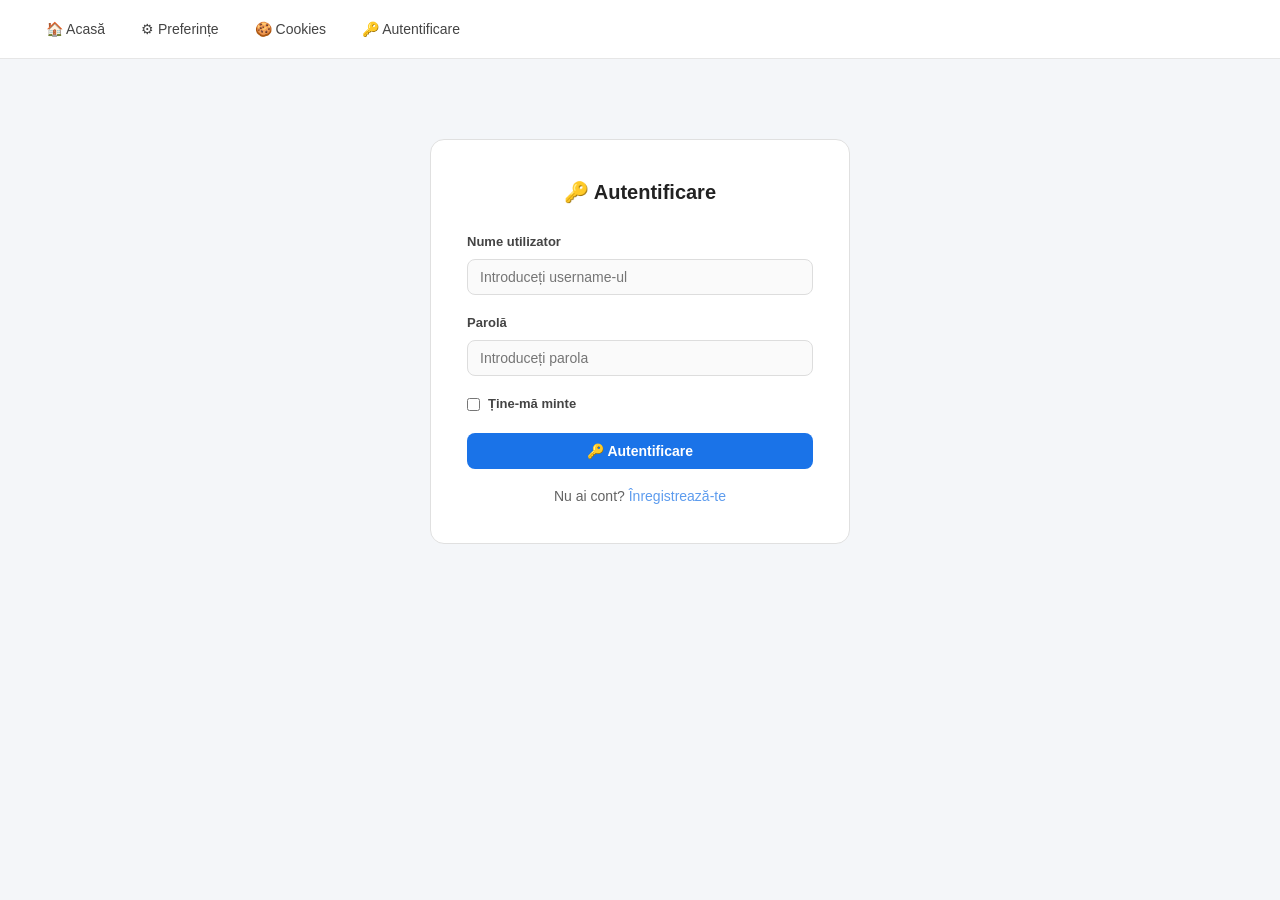
<file: lab3/laborator3/dashboard.html>
<!DOCTYPE html>
<html lang="ro">
<head>
    <meta charset="UTF-8">
    <meta name="viewport" content="width=device-width, initial-scale=1.0">
    <title>Dashboard</title>
    <link rel="stylesheet" href="style.css">
</head>
<body class="light">

<nav>
    <a href="index.html">🏠 Acasă</a>
    <a href="cart.html">🛒 Coș de Cumpărături</a>
    <a href="cookies-info.html">🍪 Cookies</a>
    <button class="btn-danger" onclick="deconectare()" style="margin-left:auto;">🚪 Deconectare</button>
</nav>

<div class="container">

    <div class="welcome-card">
        <h1 id="welcome-msg">👋 Bun venit!</h1>
        <p id="session-id-display"></p>
    </div>

    <div class="section">
        <h2>📋 Informații sesiune</h2>
        <div class="table-wrapper">
            <table>
                <thead><tr><th>Câmp</th><th>Valoare</th></tr></thead>
                <tbody>
                    <tr><td>ID Sesiune</td><td id="info-session-id">-</td></tr>
                    <tr><td>Username</td><td id="info-username">-</td></tr>
                    <tr><td>Email</td><td id="info-email">-</td></tr>
                    <tr><td>Ora autentificării</td><td id="info-login-time">-</td></tr>
                    <tr><td>Durata sesiunii</td><td id="info-duration">-</td></tr>
                </tbody>
            </table>
        </div>
    </div>

    <div class="section">
        <h2>🔍 Date brute sessionStorage</h2>
        <div class="table-wrapper" style="padding:16px;">
            <pre id="raw-session" style="font-size:12px; overflow-x:auto; margin:0;"></pre>
        </div>
    </div>

    <div class="section">
        <h2>🧪 Experiment: sessionStorage per tab</h2>
        <div class="table-wrapper" style="padding:20px;">
            <p style="font-size:14px; margin-bottom:12px; opacity:0.8;">
                Deschide această pagină într-un tab nou și observă că sessionStorage este <strong>diferit</strong> pentru fiecare tab — vei fi redirecționat la login!
            </p>
            <a href="dashboard.html" target="_blank" class="btn-save" style="display:inline-block; text-decoration:none;">
                🔗 Deschide în tab nou
            </a>
        </div>
    </div>

    <div class="section">
        <a href="cart.html" class="btn-save" style="display:inline-block; text-decoration:none; margin-right:8px;">🛒 Coș de Cumpărături</a>
        <button class="btn-danger" onclick="deconectare()">🚪 Deconectare</button>
    </div>

</div>

<script src="js/cookies.js"></script>
<script src="js/storage.js"></script>
<script>
    let loginTime = null;

    function initPage() {
        const theme = CookieManager.get('theme') || 'light';
        document.body.className = theme;

        const session = StorageManager.getSession('currentUser');
        if (!session) {
            window.location.href = 'login.html';
            return;
        }

        loginTime = new Date(session.loginTime);

        document.getElementById('welcome-msg').textContent = '👋 Bun venit, ' + session.username + '!';
        document.getElementById('session-id-display').textContent = 'Sesiune activă: ' + session.sessionId;
        document.getElementById('info-session-id').textContent = session.sessionId;
        document.getElementById('info-username').textContent = session.username;
        document.getElementById('info-email').textContent = session.email;
        document.getElementById('info-login-time').textContent = loginTime.toLocaleString('ro-RO');

        // Date brute sessionStorage
        const allSession = StorageManager.getAllSession();
        document.getElementById('raw-session').textContent = JSON.stringify(allSession, null, 2);

        // Actualizare durata la fiecare secunda
        updateDuration();
        setInterval(updateDuration, 1000);
    }

    function updateDuration() {
        if (!loginTime) return;
        const now = new Date();
        const diff = Math.floor((now - loginTime) / 1000);
        const ore = Math.floor(diff / 3600);
        const minute = Math.floor((diff % 3600) / 60);
        const secunde = diff % 60;
        const display = (ore > 0 ? ore + 'h ' : '') +
                        (minute > 0 ? minute + 'm ' : '') +
                        secunde + 's';
        document.getElementById('info-duration').textContent = display;
    }

    function deconectare() {
        StorageManager.clearSession();
        window.location.href = 'login.html';
    }

    initPage();
</script>
</body>
</html>
</file>
<file: style.css>
* {
  margin: 0;
  padding: 0;
  box-sizing: border-box;
}

body {
  min-height: 100vh;
  display: flex;
  align-items: center;
  justify-content: center;
  background: #1a1a2e;
  font-family: 'Courier New', monospace;
}

.calculator {
  background: #16213e;
  border-radius: 24px;
  padding: 24px;
  width: 320px;
  box-shadow:
    0 0 0 1px rgba(255,255,255,0.06),
    0 40px 80px rgba(0,0,0,0.6),
    0 0 40px rgba(99, 179, 237, 0.08);
}

.display {
  background: #0f3460;
  border-radius: 16px;
  padding: 20px 20px 14px;
  margin-bottom: 20px;
  min-height: 100px;
  display: flex;
  flex-direction: column;
  justify-content: flex-end;
  align-items: flex-end;
  border: 1px solid rgba(99,179,237,0.15);
}

.display-expression {
  color: rgba(255, 255, 255, 0.4);
  font-size: 14px;
  min-height: 20px;
  letter-spacing: 0.5px;
  word-break: break-all;
}

.display-value {
  color: #e2e8f0;
  font-size: 42px;
  font-weight: bold;
  letter-spacing: -1px;
  word-break: break-all;
  transition: font-size 0.2s;
}

.display-value.small  { font-size: 28px; }
.display-value.xsmall { font-size: 22px; }

.buttons {
  display: grid;
  grid-template-columns: repeat(4, 1fr);
  gap: 12px;
}

.btn {
  border: none;
  border-radius: 14px;
  height: 68px;
  font-size: 20px;
  font-family: 'Courier New', monospace;
  font-weight: 600;
  cursor: pointer;
  transition: all 0.12s ease;
  position: relative;
  outline: none;
}

.btn-number {
  background: #1e3a5f;
  color: #e2e8f0;
  border: 1px solid rgba(255,255,255,0.05);
}

.btn-number:hover {
  background: #2a4a7f;
}

.btn-number:active {
  transform: scale(0.94);
  background: #1a3055;
}

.btn-zero {
  grid-column: span 2;
  text-align: left;
  padding-left: 26px;
}

.btn-function {
  background: #2d4a6b;
  color: #93c5fd;
  border: 1px solid rgba(147,197,253,0.15);
}

.btn-function:hover {
  background: #3a5a80;
}

.btn-function:active {
  transform: scale(0.94);
}

.btn-operator {
  background: #1d4ed8;
  color: white;
  border: 1px solid rgba(255,255,255,0.1);
  font-size: 22px;
}

.btn-operator:hover {
  background: #2563eb;
}

.btn-operator:active {
  transform: scale(0.94);
}

.btn-operator.active {
  background: #3b82f6;
  box-shadow: 0 0 0 2px rgba(59,130,246,0.6);
}

.btn-equals {
  background: linear-gradient(135deg, #06b6d4, #3b82f6);
  color: white;
  font-size: 24px;
  border: none;
  box-shadow: 0 4px 15px rgba(6,182,212,0.3);
}

.btn-equals:hover {
  background: linear-gradient(135deg, #22d3ee, #60a5fa);
  box-shadow: 0 6px 20px rgba(6,182,212,0.4);
}

.btn-equals:active {
  transform: scale(0.94);
}

.display-value.error {
  color: #f87171;
  font-size: 24px;
}
</file>
<file: Campus_info_hub/css/style.css>
:root {
      --albastru-inchis: #1a3a5c;
      --albastru-mediu: #2563eb;
      --albastru-deschis: #dbeafe;
      --alb: #ffffff;
      --gri-text: #374151;
      --gri-fundal: #f8fafc;
      --gri-border: #e2e8f0;
    }

    * {
      margin: 0;
      padding: 0;
      box-sizing: border-box;
    }

    body {
      font-family: Georgia, serif;
      background-color: var(--gri-fundal);
      color: var(--gri-text);
      line-height: 1.6;
    }

    nav {
      background-color: var(--albastru-inchis);
      padding: 0 2rem;
      display: flex;
      align-items: center;
      justify-content: space-between;
      box-shadow: 0 2px 8px rgba(0,0,0,0.2);
    }

    .nav-logo {
      color: var(--alb);
      font-size: 1.4rem;
      font-weight: bold;
      padding: 1rem 0;
      text-decoration: none;
    }

    .nav-links {
      display: flex;
      gap: 0.5rem;
      list-style: none;
    }

    .nav-links a {
      color: var(--alb);
      text-decoration: none;
      padding: 0.5rem 1rem;
      border-radius: 4px;
      transition: background 0.2s;
    }

    .nav-links a:hover {
      background-color: var(--albastru-mediu);
    }

    .hero {
      background: linear-gradient(135deg, var(--albastru-inchis), var(--albastru-mediu));
      color: var(--alb);
      text-align: center;
      padding: 4rem 2rem;
    }

    .hero h1 {
      font-size: 2.5rem;
      margin-bottom: 0.75rem;
    }

    .hero p {
      font-size: 1.1rem;
      opacity: 0.85;
      max-width: 500px;
      margin: 0 auto 1.5rem;
    }

    .btn {
      display: inline-block;
      background-color: var(--alb);
      color: var(--albastru-inchis);
      padding: 0.7rem 1.5rem;
      border-radius: 6px;
      text-decoration: none;
      font-weight: bold;
      transition: transform 0.2s;
    }

    .btn:hover {
      transform: translateY(-2px);
    }

    main {
      max-width: 1000px;
      margin: 2rem auto;
      padding: 0 1.5rem;
    }

    h2 {
      color: var(--albastru-inchis);
      font-size: 1.5rem;
      margin-bottom: 1rem;
      padding-bottom: 0.5rem;
      border-bottom: 2px solid var(--albastru-deschis);
    }

    .cards-grid {
      display: grid;
      grid-template-columns: repeat(3, 1fr);
      gap: 1.2rem;
      margin-bottom: 3rem;
    }

    .card {
      background: var(--alb);
      border: 1px solid var(--gri-border);
      border-radius: 8px;
      padding: 1.5rem;
      text-align: center;
      text-decoration: none;
      color: var(--gri-text);
      transition: box-shadow 0.2s, transform 0.2s;
    }

    .card:hover {
      box-shadow: 0 4px 16px rgba(37, 99, 235, 0.15);
      transform: translateY(-3px);
    }

    .card-icon {
      font-size: 2.5rem;
      margin-bottom: 0.5rem;
    }

    .card h3 {
      color: var(--albastru-inchis);
      margin-bottom: 0.3rem;
    }

    .card p {
      font-size: 0.9rem;
      color: #6b7280;
    }

    .section-resurse {
      margin-bottom: 3rem;
    }

    .filtre {
      display: flex;
      gap: 0.5rem;
      flex-wrap: wrap;
      margin-bottom: 1.2rem;
    }

    .filtru-btn {
      padding: 0.4rem 1rem;
      border: 2px solid var(--albastru-mediu);
      border-radius: 20px;
      background: transparent;
      color: var(--albastru-mediu);
      cursor: pointer;
      font-size: 0.9rem;
      transition: all 0.2s;
    }

    .filtru-btn:hover,
    .filtru-btn.activ {
      background: var(--albastru-mediu);
      color: var(--alb);
    }

    #lista-resurse {
      display: grid;
      gap: 1rem;
    }

    .resursa-card {
      background: var(--alb);
      border: 1px solid var(--gri-border);
      border-left: 4px solid var(--albastru-mediu);
      border-radius: 6px;
      padding: 1.2rem 1.5rem;
    }

    .resursa-card h4 {
      color: var(--albastru-inchis);
      margin-bottom: 0.3rem;
    }

    .resursa-card .detalii {
      font-size: 0.9rem;
      color: #6b7280;
      margin-bottom: 0.5rem;
    }

    .tag {
      display: inline-block;
      background: var(--albastru-deschis);
      color: var(--albastru-inchis);
      font-size: 0.75rem;
      padding: 0.2rem 0.6rem;
      border-radius: 12px;
      margin-right: 0.3rem;
    }

    #mesaj-incarcare {
      color: #6b7280;
      font-style: italic;
    }

    #program {
      background: var(--alb);
      border: 1px solid var(--gri-border);
      border-radius: 8px;
      padding: 1.5rem;
      margin-bottom: 3rem;
      scroll-margin-top: 1rem;
    }

    table {
      width: 100%;
      border-collapse: collapse;
    }

    th {
      background: var(--albastru-inchis);
      color: var(--alb);
      padding: 0.7rem;
      text-align: left;
    }

    td {
      padding: 0.7rem;
      border-bottom: 1px solid var(--gri-border);
    }

    tr:last-child td {
      border-bottom: none;
    }

    .link-extern {
      color: var(--albastru-mediu);
      text-decoration: underline;
    }

    footer {
      background: var(--albastru-inchis);
      color: rgba(255,255,255,0.7);
      text-align: center;
      padding: 1.5rem;
      font-size: 0.9rem;
    }
</file>
<file: tema1/style.css>
* {
    margin: 0;
    padding: 0;
    box-sizing: border-box;
    font-family: 'Segoe UI', Arial, sans-serif;
}

body {
    background: #060e17;
}

/* HEADER */
header {
    background: #f57c00;
    padding: 10px 5%;
    display: flex;
    justify-content: space-between;
    align-items: center;
    color: #000;
}

.header-left {
    display: flex;
    align-items: center;
    gap: 15px;
}

.logo-img {
    height: 50px; /* Ajustează conform imaginii tale */
}

.logo-text {
    font-weight: bold;
    font-size: 1.1rem;
    line-height: 1.2;
}

.logo-text span {
    font-weight: normal;
    font-size: 0.9rem;
}

nav {
    display: flex;
    align-items: center;
}

nav a.nav-link {
    text-decoration: none;
    color: #000000; /* Negru pentru Inscriere si Regulament */
    font-weight: 800; /* Font îngroșat conform imaginii */
    margin-left: 25px;
    font-size: 0.85rem;
    text-transform: uppercase;
}

nav a.active {
    color: #1a237e !important; /* Albastru închis conform design-ului */
}

/* Efect la trecerea cu mouse-ul (optional, pentru interactivitate) */
nav a.nav-link:hover {
    opacity: 0.7;
}

/* Stil pentru iconița de Facebook (rămâne neschimbat) */
.fb-icon {
    background: #3b5998;
    color: white;
    padding: 5px 12px;
    border-radius: 4px;
    text-decoration: none;
    margin-left: 20px;
    font-weight: bold;
}

/* HERO */
.hero {
    height: 100vh;
    display: flex;
    align-items: center; /* Centrare verticală a întregului bloc de text */
    justify-content: flex-start; /* Aliniere la stânga */
    padding-left: 10%; /* Spațiul din stânga până la text */
    background: linear-gradient(to right, rgba(0,0,0,0.85) 20%, transparent 80%), 
                url('hero.png') no-repeat center center/cover;
}

.hero-content {
    max-width: 650px;
    display: flex;
    flex-direction: column;
    align-items: flex-start; /* Asigură alinierea la stânga a elementelor interne */
}

.hero h1 {
    font-size: 56px;
    font-weight: bold;
    margin-bottom: 20px;
    color: #ffffff;
}

.hero p {
    font-size: 18px;
    line-height: 1.5;
    margin-bottom: 15px;
    color: #cccccc;
}

.btn-inscriere {
    display: inline-block;
    background-color: #f57c00; /* Portocaliul oficial */
    color: white;
    text-decoration: none;
    padding: 15px 45px;
    font-weight: bold;
    text-transform: uppercase;
    font-size: 16px;
    
    /* ACEASTA ESTE CHEIA: */
    margin-top: 60px; /* Creează spațiul mare de deasupra butonului, ca în poză */
    
    transition: background 0.3s ease;
}

.btn-inscriere:hover {
    background-color: #e65100;
}

/* SECTION ORANGE */
.orange {
    background: #f57c00; /* Portocaliul intens din imagini */
    padding: 80px 10%;
    color: #000000;      /* Textul rămâne negru pentru contrast */
}

.container {
    max-width: 1200px;
    margin: 0 auto;
}

.reguli-content {
    max-width: 50%; /* Ocupă doar jumătate de pagină ca în i4 */
    text-align: left;
}

.reguli-content h2 {
    font-size: 24px;
    font-weight: bold;
    margin-bottom: 30px;
}

.reguli-content p {
    font-size: 18px;
    margin-bottom: 20px;
    line-height: 1.4;
}

.separator {
    border: none;
    border-top: 1px solid #ffffff; /* Linie albă și puțin mai groasă ca în poză */
    margin: 60px auto;            /* 'auto' o centrează pe orizontală */
    width: 60%;                   /* Nu ocupă tot ecranul (ajustează între 40-70%) */
    opacity: 1;                   /* Ne asigurăm că este complet vizibilă */
}

.calendar-wrapper {
    display: flex;
    justify-content: center; /* Împinge tot box-ul pe centrul paginii */
    width: 100%;
}

.calendar-box {
    text-align: left; /* Textul din interior rămâne aliniat la stânga ca în i4 */
    min-width: 300px; /* Previne strângerea prea tare a textului */
}

.calendar-box h3 {
    font-size: 20px;
    margin-bottom: 25px;
    text-align: center; /* Titlul 'CALENDAR' este adesea centrat deasupra listei */
}

.calendar-box p {
    font-size: 18px;
    margin-bottom: 15px;
}

/* FOOTER */
footer {
    background: #060e17;
    padding: 40px 10%;
    display: flex;
    justify-content: space-between;
    align-items: center;
}

.footer-logo {
    height: 60px;
}

.dalle {
    color: #436d8d;
    font-size: 0.8rem;
}
.menu-icon {
    display: none;
}

/* RESPONSIVE */
@media (max-width: 768px) {
    /* HEADER MOBIL */
    header {
        display: flex !important;
        justify-content: space-between !important;
        align-items: center !important;
        padding: 10px 20px !important;
    }

    .nav-desktop {
        display: none; /* Ascundem meniul text pe mobil conform i1.jpg */
    }

    .menu-icon {
        display: flex !important;
        flex-direction: column !important;
        justify-content: space-between !important;
        width: 30px !important;   /* Lățimea liniilor */
        height: 20px !important;  /* Înălțimea totală a grupului de linii */
        cursor: pointer;
        z-index: 1001;            /* Să fie deasupra fundalului */
    }

    .menu-icon span {
        display: block !important;
        width: 100% !important;
        height: 3px !important;   /* Grosimea fiecărei linii */
        background-color: #000000 !important; /* Culoarea neagră din model */
        border-radius: 2px;
    }

    /* HERO MOBIL */
    .hero {
        padding-left: 0 !important;   /* Aceasta elimină zona mov din stânga */
        padding-right: 0 !important;
        padding-top: 50px !important;
        padding-bottom: 50px !important;
        
        display: flex !important;
        flex-direction: column !important;
        justify-content: center !important;
        align-items: center !important;
        text-align: center !important;
        width: 100vw !important;      /* Forțăm lățimea întregului ecran */
        left: 0 !important;
    }

   .hero-content {
        margin: 0 auto !important;    /* Centrează cutia în interiorul hero */
        padding: 0 20px !important;   /* Doar aici lăsăm puțin spațiu să nu atingă marginile */
        max-width: 100% !important;
        width: 100% !important;
        display: flex !important;
        flex-direction: column !important;
        align-items: center !important;
    }

    .hero h1 {
        width: 100% !important;
        text-align: center !important;
        margin-left: 0 !important;
        margin-right: 0 !important;
        font-size: 3rem !important;  /* Ajustăm să fie vizibil pe un rând/două */
    }

    .hero p {
        width: 90% !important;
        margin-left: auto !important;
        margin-right: auto !important;
        text-align: center !important;
    }

   .btn-inscriere {
        display: inline-block !important;
        margin: 30px auto 0 auto !important; /* Sus: 30px, Lateral: Auto (centrare) */
        float: none !important;
    }

    /* SECTIUNEA ORANGE MOBIL */
    .orange {
        padding: 60px 20px;
        text-align: center; /* Centrare text conform i2.png */
    }

    .reguli-content {
        max-width: 100%; /* Ocupă toată lățimea pe mobil */
    }

    .reguli-content h2 {
        font-size: 1.5rem;
        text-transform: uppercase;
    }

    .separator {
        width: 80%;
        margin: 40px auto;
    }

    .calendar-box {
        text-align: center; /* Calendarul se centrează complet în i2.png */
    }

    /* FOOTER MOBIL */
    footer {
        flex-direction: column;
        gap: 30px;
        text-align: center;
    }

    .footer-logo {
        height: 80px; /* Logo-ul UAB mai vizibil pe mobil */
    }
}
</file>
<file: lab3/laborator3/style.css>
* {
    margin: 0;
    padding: 0;
    box-sizing: border-box;
}

body {
    font-family: 'Segoe UI', Tahoma, Geneva, Verdana, sans-serif;
    min-height: 100vh;
    transition: background 0.3s, color 0.3s;
    font-size: 15px;
    line-height: 1.6;
}

/* ===== TEME ===== */
body.light { background: #f4f6f9; color: #222; }
body.dark  { background: #1a1a2e; color: #e0e0e0; }

/* ===== NAVIGARE ===== */
nav {
    padding: 12px 32px;
    display: flex;
    gap: 8px;
    align-items: center;
    flex-wrap: wrap;
    border-bottom: 1px solid rgba(128,128,128,0.2);
    position: sticky;
    top: 0;
    z-index: 100;
}

body.light nav { background: #fff; }
body.dark  nav { background: #16213e; }

nav a {
    text-decoration: none;
    font-size: 14px;
    font-weight: 500;
    padding: 6px 14px;
    border-radius: 6px;
    transition: background 0.2s;
}

body.light nav a       { color: #444; }
body.light nav a:hover { background: #f0f0f0; color: #111; }
body.dark  nav a       { color: #bbb; }
body.dark  nav a:hover { background: rgba(255,255,255,0.08); color: #fff; }

/* ===== CONTAINER ===== */
.container {
    max-width: 900px;
    margin: 0 auto;
    padding: 32px 24px;
}

/* ===== WELCOME CARD ===== */
.welcome-card {
    padding: 28px 32px;
    border-radius: 12px;
    margin-bottom: 32px;
}

body.light .welcome-card { background: #fff; border: 1px solid #e0e0e0; }
body.dark  .welcome-card { background: #16213e; border: 1px solid #2a2a4a; }

.welcome-card h1 { font-size: 22px; margin-bottom: 6px; }
.welcome-card p  { font-size: 14px; opacity: 0.6; }

.visits-badge {
    display: inline-block;
    margin-top: 12px;
    padding: 4px 14px;
    border-radius: 20px;
    font-size: 13px;
    font-weight: 600;
}

body.light .visits-badge { background: #e8f4fd; color: #1a73e8; }
body.dark  .visits-badge { background: #1a3a5c; color: #64b5f6; }

/* ===== SECTIUNI ===== */
.section { margin-bottom: 32px; }

h2 {
    font-size: 15px;
    font-weight: 600;
    margin-bottom: 12px;
    padding-bottom: 8px;
    border-bottom: 1px solid rgba(128,128,128,0.2);
}

/* ===== TABELE ===== */
.table-wrapper {
    border-radius: 10px;
    overflow: hidden;
    border: 1px solid rgba(128,128,128,0.15);
}

body.light .table-wrapper { background: #fff; }
body.dark  .table-wrapper { background: #16213e; }

table { width: 100%; border-collapse: collapse; font-size: 13px; }

th {
    text-align: left;
    padding: 10px 14px;
    font-weight: 600;
    font-size: 11px;
    text-transform: uppercase;
    letter-spacing: 0.5px;
    border-bottom: 1px solid rgba(128,128,128,0.15);
}

body.light th { background: #f8f9fa; color: #555; }
body.dark  th { background: #1e2a45; color: #aaa; }

td {
    padding: 10px 14px;
    border-bottom: 1px solid rgba(128,128,128,0.08);
    word-break: break-word;
}

tr:last-child td { border-bottom: none; }

body.light tbody tr:hover { background: #f9f9f9; }
body.dark  tbody tr:hover { background: rgba(255,255,255,0.03); }

tfoot tr { border-top: 2px solid rgba(128,128,128,0.2); }
body.light tfoot tr { background: #f8f9fa; }
body.dark  tfoot tr { background: #1e2a45; }

.empty-row td {
    opacity: 0.4;
    font-style: italic;
    text-align: center;
    padding: 24px;
}

/* ===== FORMULARE ===== */
.form-group { margin-bottom: 18px; }

.form-group label {
    display: block;
    font-size: 13px;
    font-weight: bold;
    margin-bottom: 6px;
}

body.light .form-group label { color: #444; }
body.dark  .form-group label { color: #bbb; }

.hint { font-weight: 400; font-size: 12px; opacity: 0.6; }

.form-group input,
.form-group select {
    width: 100%;
    max-width: 400px;
    padding: 9px 12px;
    border-radius: 8px;
    font-size: 14px;
    outline: none;
    transition: border-color 0.2s, box-shadow 0.2s;
    font-family: inherit;
}

body.light .form-group input,
body.light .form-group select {
    border: 1px solid #ddd;
    background: #fafafa;
    color: #222;
}

body.light .form-group input:focus,
body.light .form-group select:focus {
    border-color: #1a73e8;
    background: #fff;
    box-shadow: 0 0 0 3px rgba(26,115,232,0.1);
}

body.dark .form-group input,
body.dark .form-group select {
    border: 1px solid #2a2a4a;
    background: #0f0f23;
    color: #e0e0e0;
}

body.dark .form-group input:focus,
body.dark .form-group select:focus {
    border-color: #64b5f6;
    box-shadow: 0 0 0 3px rgba(100,181,246,0.1);
}

.checkbox-group { margin-bottom: 18px; }

.checkbox-label {
    display: flex !important;
    align-items: center;
    gap: 8px;
    font-size: 14px;
    cursor: pointer;
}

.checkbox-label input[type="checkbox"] {
    width: auto !important;
    max-width: none !important;
    cursor: pointer;
}

/* ===== BUTOANE ===== */
.btn-save {
    padding: 10px 24px;
    border: none;
    border-radius: 8px;
    background: #1a73e8;
    color: #fff;
    font-size: 14px;
    font-weight: 600;
    cursor: pointer;
    transition: background 0.2s, transform 0.1s;
    font-family: inherit;
}

.btn-save:hover  { background: #1558b0; }
.btn-save:active { transform: scale(0.97); }

.btn-delete {
    padding: 10px 24px;
    border: none;
    border-radius: 8px;
    background: #e53935;
    color: #fff;
    font-size: 14px;
    font-weight: 600;
    cursor: pointer;
    transition: background 0.2s, transform 0.1s;
    font-family: inherit;
}

.btn-delete:hover  { background: #c62828; }
.btn-delete:active { transform: scale(0.97); }

/* Clasa utilitara btn-danger */
.btn-danger {
    padding: 8px 18px;
    border: none;
    border-radius: 8px;
    background: #e53935;
    color: #fff;
    font-size: 13px;
    font-weight: 600;
    cursor: pointer;
    transition: background 0.2s, transform 0.1s;
    font-family: inherit;
}

.btn-danger:hover  { background: #c62828; }
.btn-danger:active { transform: scale(0.97); }

.btn-small-delete {
    padding: 4px 10px;
    border: none;
    border-radius: 6px;
    font-size: 12px;
    font-weight: 600;
    cursor: pointer;
    transition: background 0.2s;
    font-family: inherit;
}

body.light .btn-small-delete       { background: #ffebee; color: #c62828; }
body.light .btn-small-delete:hover { background: #ffcdd2; }
body.dark  .btn-small-delete       { background: #3a1a1a; color: #ef9a9a; }
body.dark  .btn-small-delete:hover { background: #4a2020; }

/* ===== CLASE UTILITARE ALERTE ===== */
.alert-success {
    padding: 12px 16px;
    border-radius: 8px;
    font-size: 14px;
    font-weight: 500;
    margin-bottom: 16px;
    background: #e8f5e9;
    color: #2e7d32;
    border: 1px solid #c8e6c9;
}

.alert-error {
    padding: 12px 16px;
    border-radius: 8px;
    font-size: 14px;
    font-weight: 500;
    margin-bottom: 16px;
    background: #ffebee;
    color: #c62828;
    border: 1px solid #ffcdd2;
}

body.dark .alert-success {
    background: #1b3a1e;
    color: #81c784;
    border-color: #2e5c31;
}

body.dark .alert-error {
    background: #3a1a1a;
    color: #ef9a9a;
    border-color: #5c2e2e;
}

/* ===== LOGIN / REGISTER CARD ===== */
.login-card {
    max-width: 420px;
    margin: 48px auto;
    padding: 36px;
    border-radius: 14px;
}

body.light .login-card { background: #fff; border: 1px solid #e0e0e0; }
body.dark  .login-card { background: #16213e; border: 1px solid #2a2a4a; }

.login-card h1 {
    font-size: 20px;
    margin-bottom: 24px;
    text-align: center;
}

/* ===== LINK ===== */
.link { color: #1a73e8; text-decoration: none; font-weight: 500; }
.link:hover { text-decoration: underline; }
body.dark .link { color: #64b5f6; }
</file>
